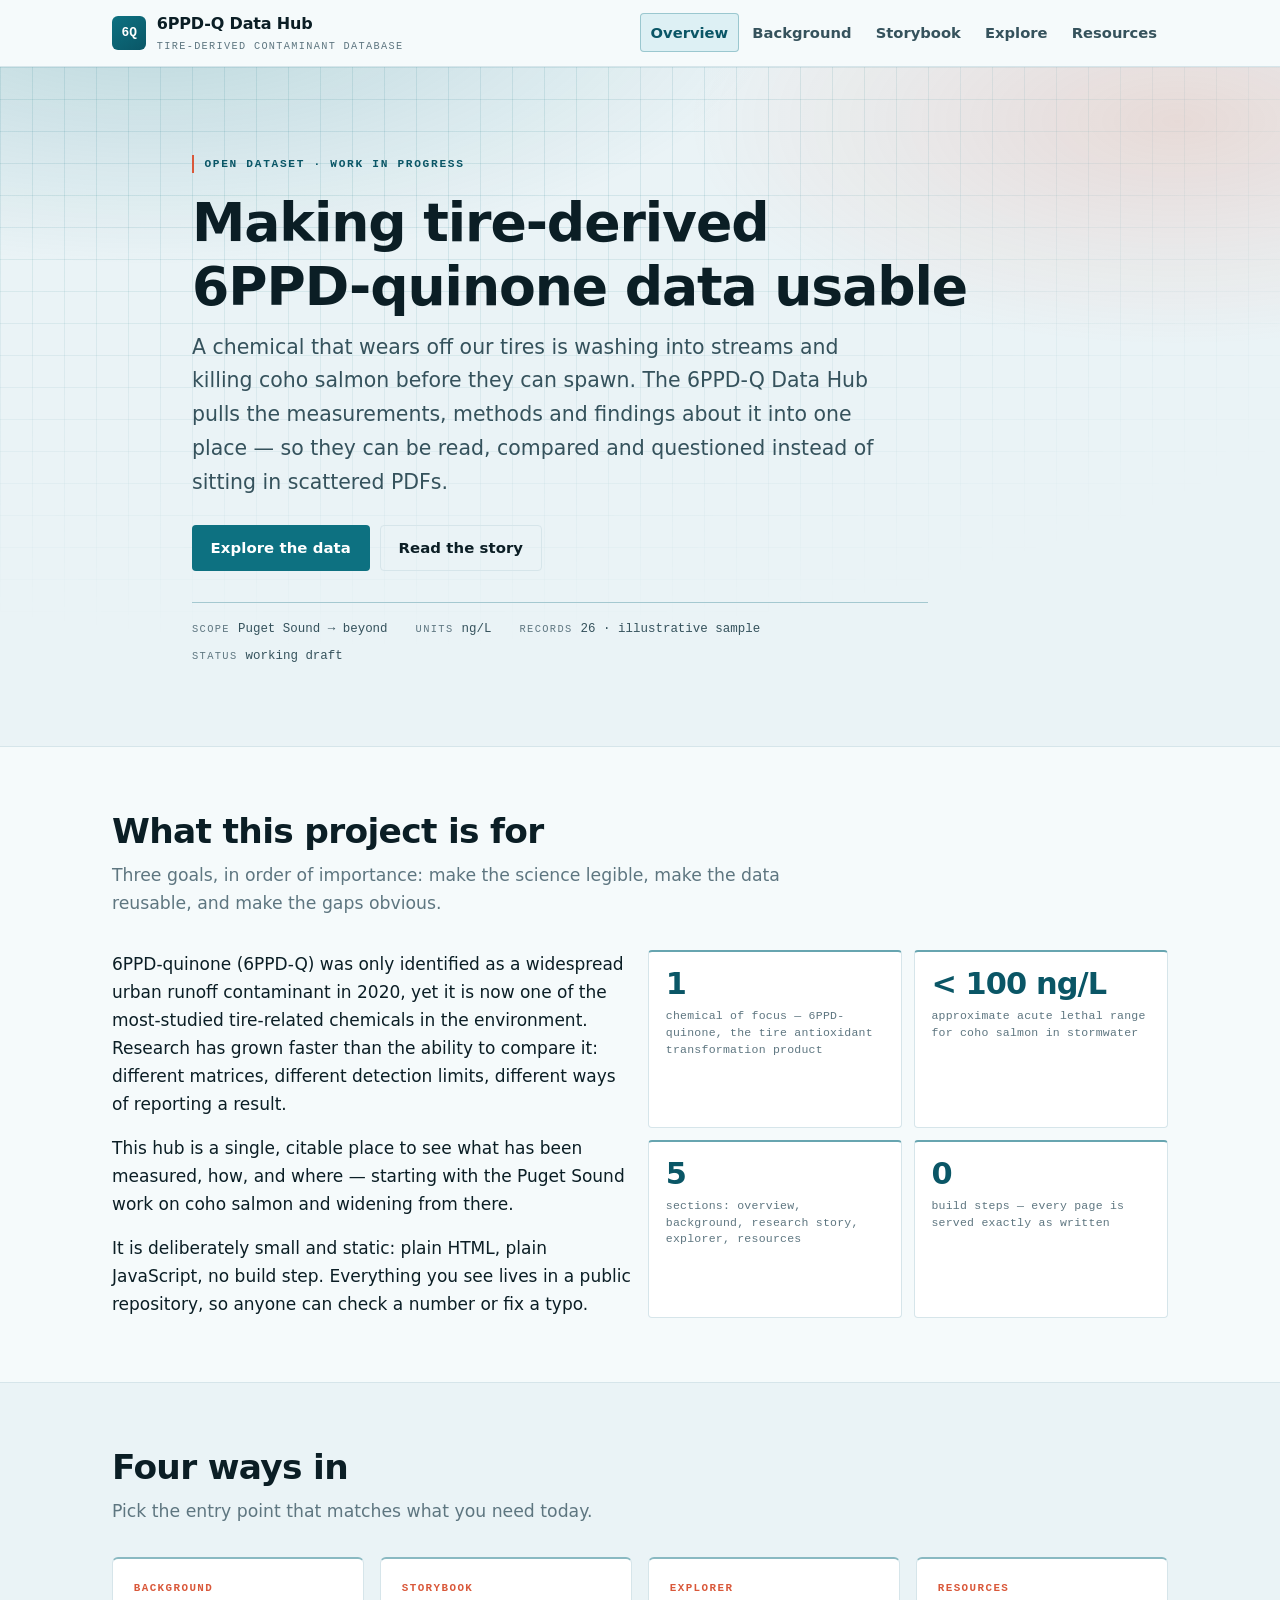
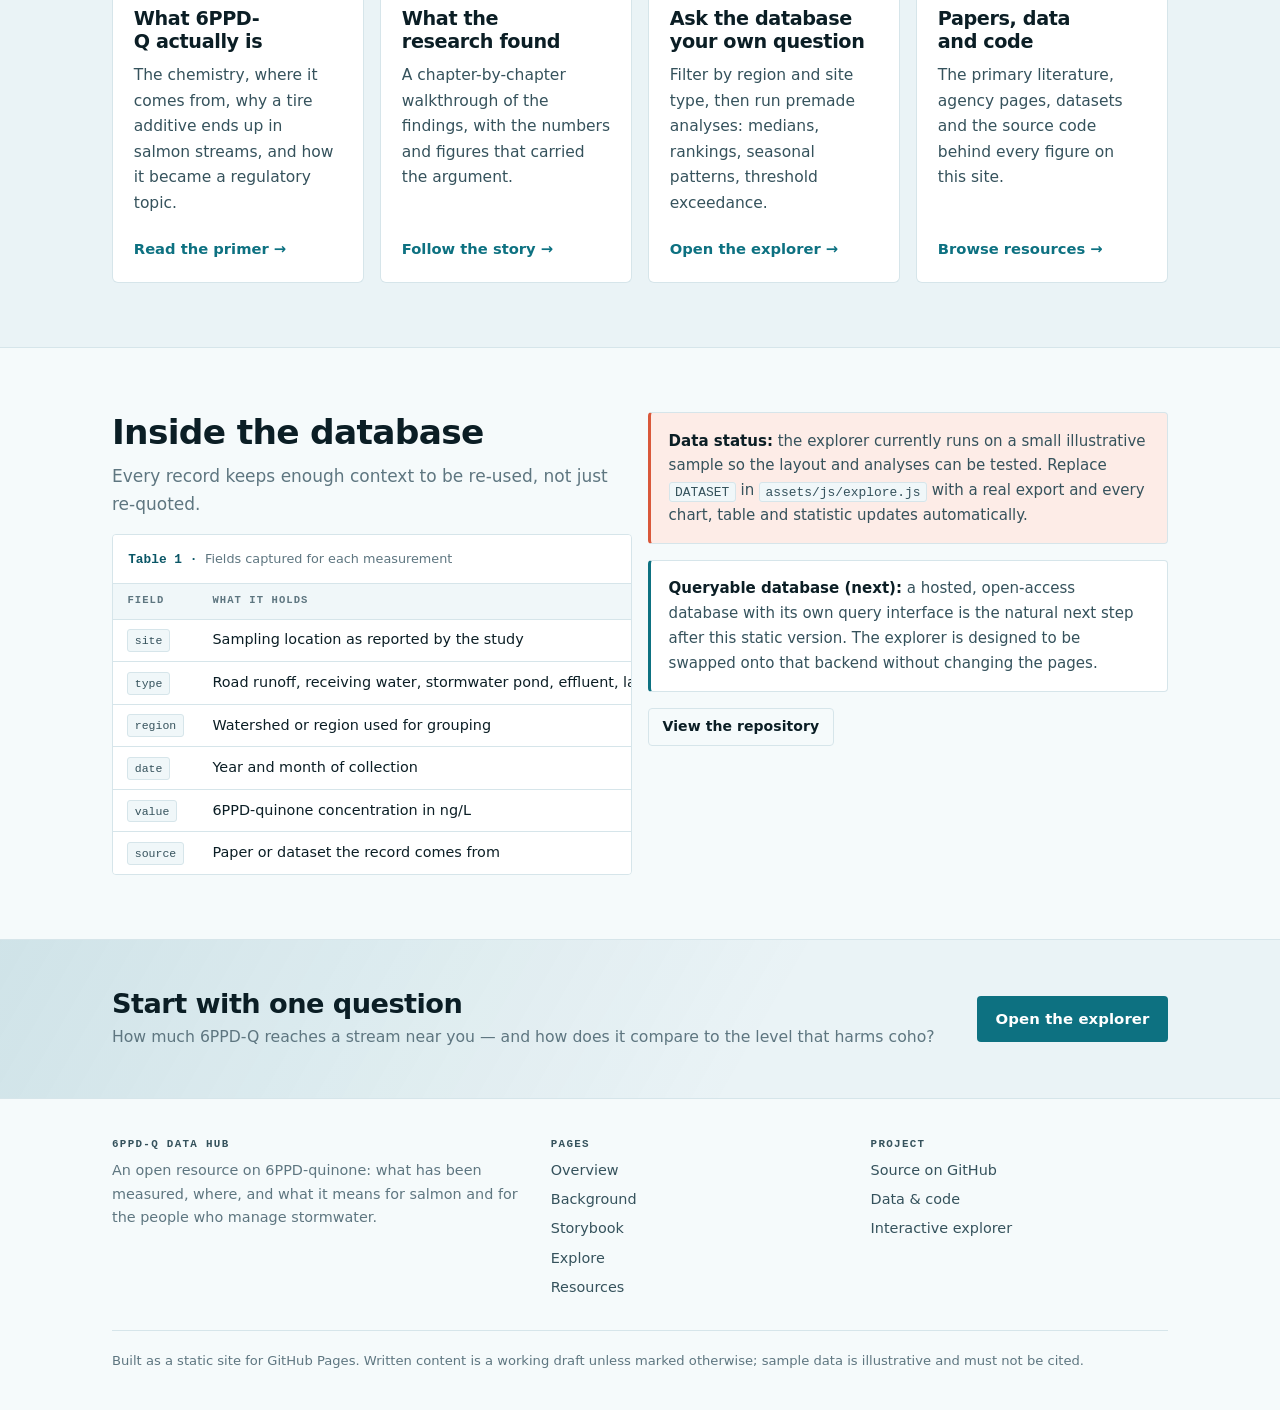
<file: index.html>
<!DOCTYPE html>
<html lang="en">
<head>
  <meta charset="utf-8">
  <meta name="viewport" content="width=device-width, initial-scale=1">
  <title>6PPD-Q Data Hub — overview</title>
  <meta name="description" content="An open hub for 6PPD-quinone measurements, methods and findings: background, research story, and an interactive explorer.">
  <link rel="icon" href="data:image/svg+xml,%3Csvg xmlns='http://www.w3.org/2000/svg' viewBox='0 0 32 32'%3E%3Crect width='32' height='32' rx='7' fill='%230d7181'/%3E%3Ctext x='16' y='21' font-family='system-ui,sans-serif' font-size='12' font-weight='700' fill='%23ffffff' text-anchor='middle'%3E6Q%3C/text%3E%3C/svg%3E">
  <link rel="stylesheet" href="assets/css/styles.css">
</head>
<body>
<a class="skip-link" href="#main">Skip to content</a>

<header class="site-header">
  <div class="wrap site-header__inner">
    <a class="brand" href="index.html">
      <span class="brand__mark" aria-hidden="true">6Q</span>
      <span class="brand__name">6PPD-Q Data Hub<span>Tire-derived contaminant database</span></span>
    </a>
    <nav class="nav" aria-label="Primary">
      <a class="nav__link is-active" href="index.html" aria-current="page">Overview</a>
      <a class="nav__link" href="background.html">Background</a>
      <a class="nav__link" href="storybook.html">Storybook</a>
      <a class="nav__link" href="explore.html">Explore</a>
      <a class="nav__link" href="resources.html">Resources</a>
    </nav>
  </div>
</header>

<main id="main">

  <section class="hero">
    <div class="wrap hero__inner">
      <p class="eyebrow">Open dataset · Work in progress</p>
      <h1 class="hero__title">Making tire-derived <span class="nowrap">6PPD-quinone</span> data usable</h1>
      <p class="hero__lead">
        A chemical that wears off our tires is washing into streams and killing coho salmon before they
        can spawn. The 6PPD-Q Data Hub pulls the measurements, methods and findings about it into one
        place — so they can be read, compared and questioned instead of sitting in scattered PDFs.
      </p>
      <div class="hero__actions">
        <a class="btn" href="explore.html">Explore the data</a>
        <a class="btn btn--ghost" href="storybook.html">Read the story</a>
      </div>
      <dl class="hero__meta">
        <div><dt>Scope</dt><dd>Puget Sound → beyond</dd></div>
        <div><dt>Units</dt><dd>ng/L</dd></div>
        <div><dt>Records</dt><dd>26 · illustrative sample</dd></div>
        <div><dt>Status</dt><dd>working draft</dd></div>
      </dl>
    </div>
  </section>

  <section class="section">
    <div class="wrap">
      <div class="section__head">
        <h2 class="section__title">What this project is for</h2>
        <p class="section__lead">
          Three goals, in order of importance: make the science legible, make the data reusable, and make
          the gaps obvious.
        </p>
      </div>

      <div class="grid grid--2">
        <div class="prose">
          <p>
            6PPD-quinone (6PPD-Q) was only identified as a widespread urban runoff contaminant in 2020,
            yet it is now one of the most-studied tire-related chemicals in the environment. Research has
            grown faster than the ability to compare it: different matrices, different detection limits,
            different ways of reporting a result.
          </p>
          <p>
            This hub is a single, citable place to see what has been measured, how, and where — starting
            with the Puget Sound work on coho salmon and widening from there.
          </p>
          <p class="mb-0">
            It is deliberately small and static: plain HTML, plain JavaScript, no build step. Everything
            you see lives in a public repository, so anyone can check a number or fix a typo.
          </p>
        </div>

        <div class="stats">
          <div class="stat">
            <span class="stat__value">1</span>
            <span class="stat__label">chemical of focus — 6PPD-quinone, the tire antioxidant transformation product</span>
          </div>
          <div class="stat">
            <span class="stat__value">&lt; 100&nbsp;ng/L</span>
            <span class="stat__label">approximate acute lethal range for coho salmon in stormwater</span>
          </div>
          <div class="stat">
            <span class="stat__value">5</span>
            <span class="stat__label">sections: overview, background, research story, explorer, resources</span>
          </div>
          <div class="stat">
            <span class="stat__value">0</span>
            <span class="stat__label">build steps — every page is served exactly as written</span>
          </div>
        </div>
      </div>
    </div>
  </section>

  <section class="section section--alt">
    <div class="wrap">
      <div class="section__head">
        <h2 class="section__title">Four ways in</h2>
        <p class="section__lead">Pick the entry point that matches what you need today.</p>
      </div>

      <div class="grid">
        <a class="card card--link" href="background.html">
          <span class="card__kicker">Background</span>
          <h3>What 6PPD-Q actually is</h3>
          <p>The chemistry, where it comes from, why a tire additive ends up in salmon streams, and how it became a regulatory topic.</p>
          <span class="card__cta">Read the primer →</span>
        </a>

        <a class="card card--link" href="storybook.html">
          <span class="card__kicker">Storybook</span>
          <h3>What the research found</h3>
          <p>A chapter-by-chapter walkthrough of the findings, with the numbers and figures that carried the argument.</p>
          <span class="card__cta">Follow the story →</span>
        </a>

        <a class="card card--link" href="explore.html">
          <span class="card__kicker">Explorer</span>
          <h3>Ask the database your own question</h3>
          <p>Filter by region and site type, then run premade analyses: medians, rankings, seasonal patterns, threshold exceedance.</p>
          <span class="card__cta">Open the explorer →</span>
        </a>

        <a class="card card--link" href="resources.html">
          <span class="card__kicker">Resources</span>
          <h3>Papers, data and code</h3>
          <p>The primary literature, agency pages, datasets and the source code behind every figure on this site.</p>
          <span class="card__cta">Browse resources →</span>
        </a>
      </div>
    </div>
  </section>

  <section class="section">
    <div class="wrap">
      <div class="grid grid--2">
        <div>
          <h2 class="section__title">Inside the database</h2>
          <p class="muted">Every record keeps enough context to be re-used, not just re-quoted.</p>
          <div class="table-wrap">
            <table>
              <caption>Fields captured for each measurement</caption>
              <thead>
                <tr>
                  <th scope="col">Field</th>
                  <th scope="col">What it holds</th>
                </tr>
              </thead>
              <tbody>
                <tr><td><span class="tag">site</span></td><td>Sampling location as reported by the study</td></tr>
                <tr><td><span class="tag">type</span></td><td>Road runoff, receiving water, stormwater pond, effluent, laboratory leachate</td></tr>
                <tr><td><span class="tag">region</span></td><td>Watershed or region used for grouping</td></tr>
                <tr><td><span class="tag">date</span></td><td>Year and month of collection</td></tr>
                <tr><td><span class="tag">value</span></td><td>6PPD-quinone concentration in ng/L</td></tr>
                <tr><td><span class="tag">source</span></td><td>Paper or dataset the record comes from</td></tr>
              </tbody>
            </table>
          </div>
        </div>

        <div class="stack">
          <div class="note note--sample">
            <p><strong>Data status:</strong> the explorer currently runs on a small illustrative sample so the
            layout and analyses can be tested. Replace <code>DATASET</code> in <code>assets/js/explore.js</code>
            with a real export and every chart, table and statistic updates automatically.</p>
          </div>
          <div class="note">
            <p><strong>Queryable database (next):</strong> a hosted, open-access database with its own query
            interface is the natural next step after this static version. The explorer is designed to be
            swapped onto that backend without changing the pages.</p>
          </div>
          <p class="mb-0">
            <a class="btn btn--ghost btn--sm" href="https://github.com/khaider01/github-pages-test">View the repository</a>
          </p>
        </div>
      </div>
    </div>
  </section>

  <section class="band">
    <div class="wrap band__inner">
      <div>
        <h2>Start with one question</h2>
        <p>How much 6PPD-Q reaches a stream near you — and how does it compare to the level that harms coho?</p>
      </div>
      <a class="btn" href="explore.html">Open the explorer</a>
    </div>
  </section>

</main>

<footer class="site-footer">
  <div class="wrap">
    <div class="site-footer__inner">
      <div>
        <h4>6PPD-Q Data Hub</h4>
        <p class="mb-0">
          An open resource on 6PPD-quinone: what has been measured, where, and what it means for salmon
          and for the people who manage stormwater.
        </p>
      </div>
      <div>
        <h4>Pages</h4>
        <ul>
          <li><a href="index.html">Overview</a></li>
          <li><a href="background.html">Background</a></li>
          <li><a href="storybook.html">Storybook</a></li>
          <li><a href="explore.html">Explore</a></li>
          <li><a href="resources.html">Resources</a></li>
        </ul>
      </div>
      <div>
        <h4>Project</h4>
        <ul>
          <li><a href="https://github.com/khaider01/github-pages-test">Source on GitHub</a></li>
          <li><a href="resources.html#data">Data &amp; code</a></li>
          <li><a href="explore.html">Interactive explorer</a></li>
        </ul>
      </div>
    </div>
    <p class="site-footer__note">
      Built as a static site for GitHub Pages. Written content is a working draft unless marked otherwise;
      sample data is illustrative and must not be cited.
    </p>
  </div>
</footer>

</body>
</html>
</file>
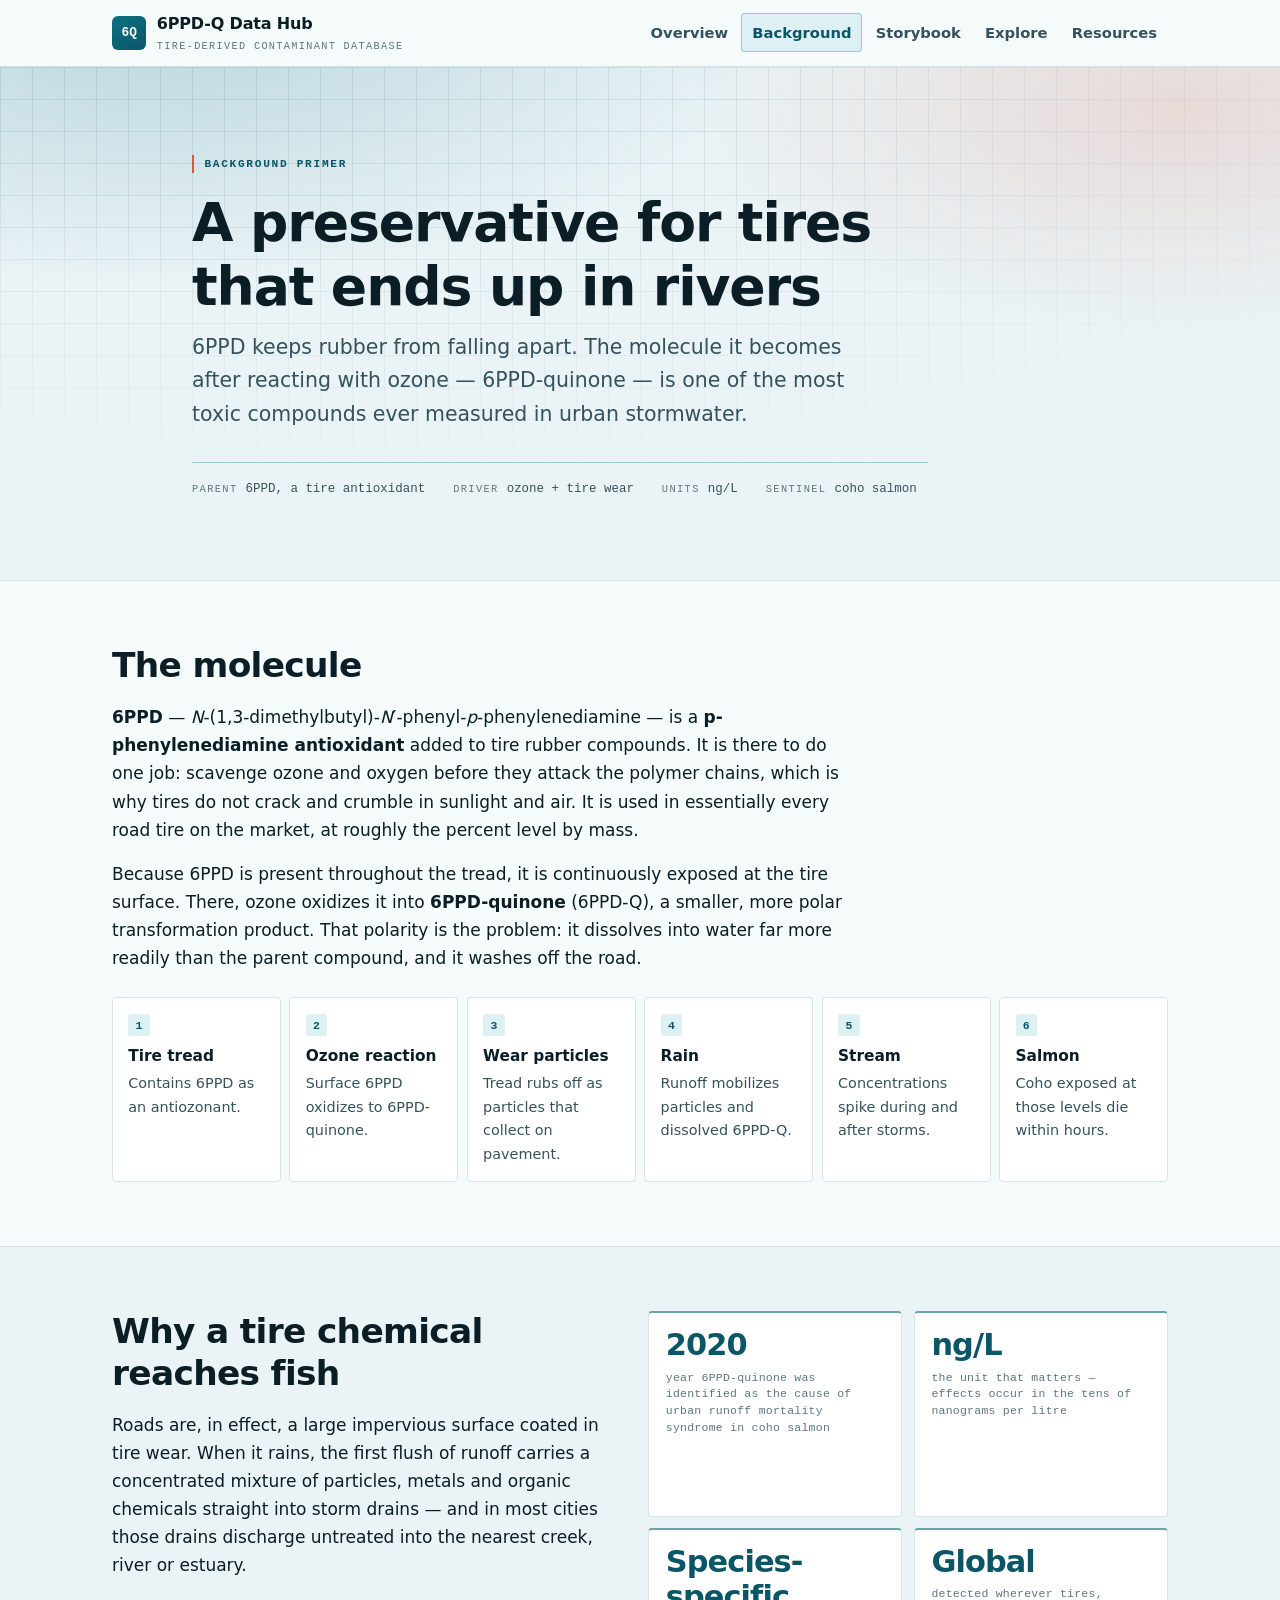
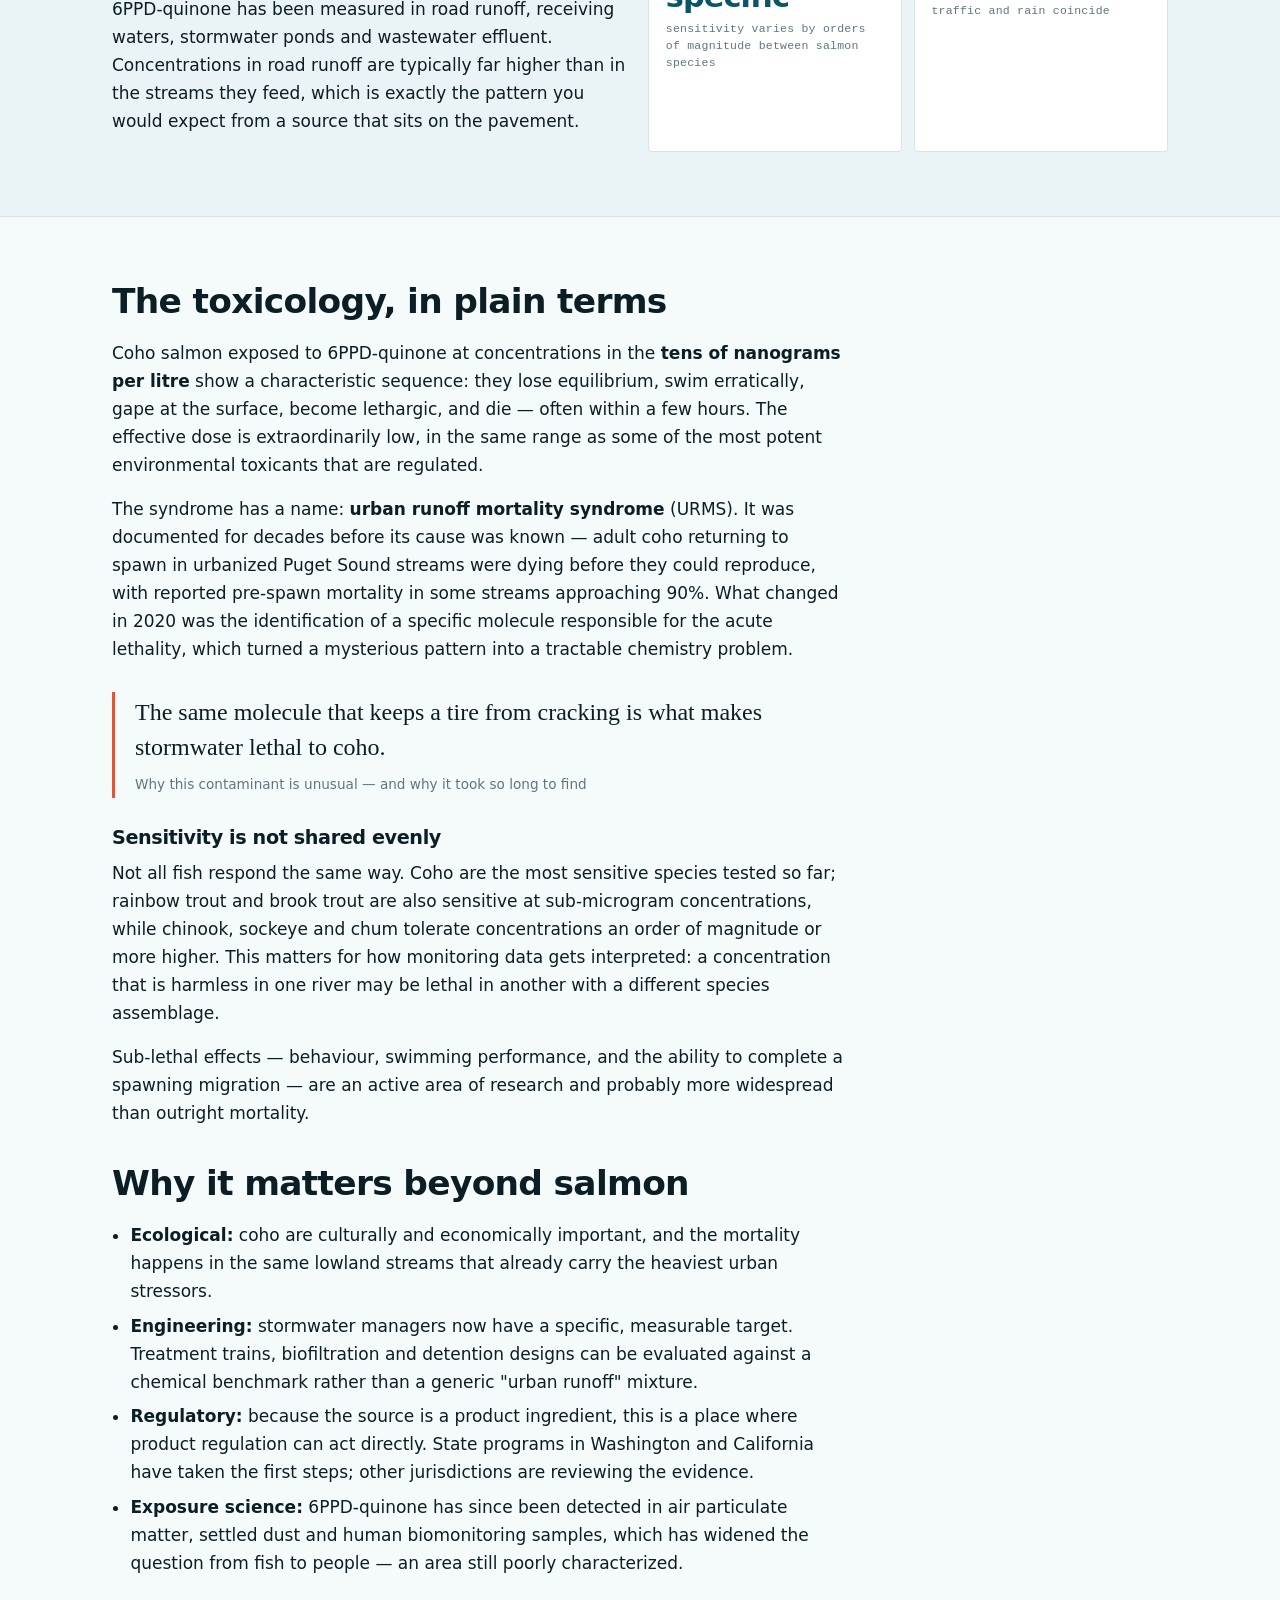
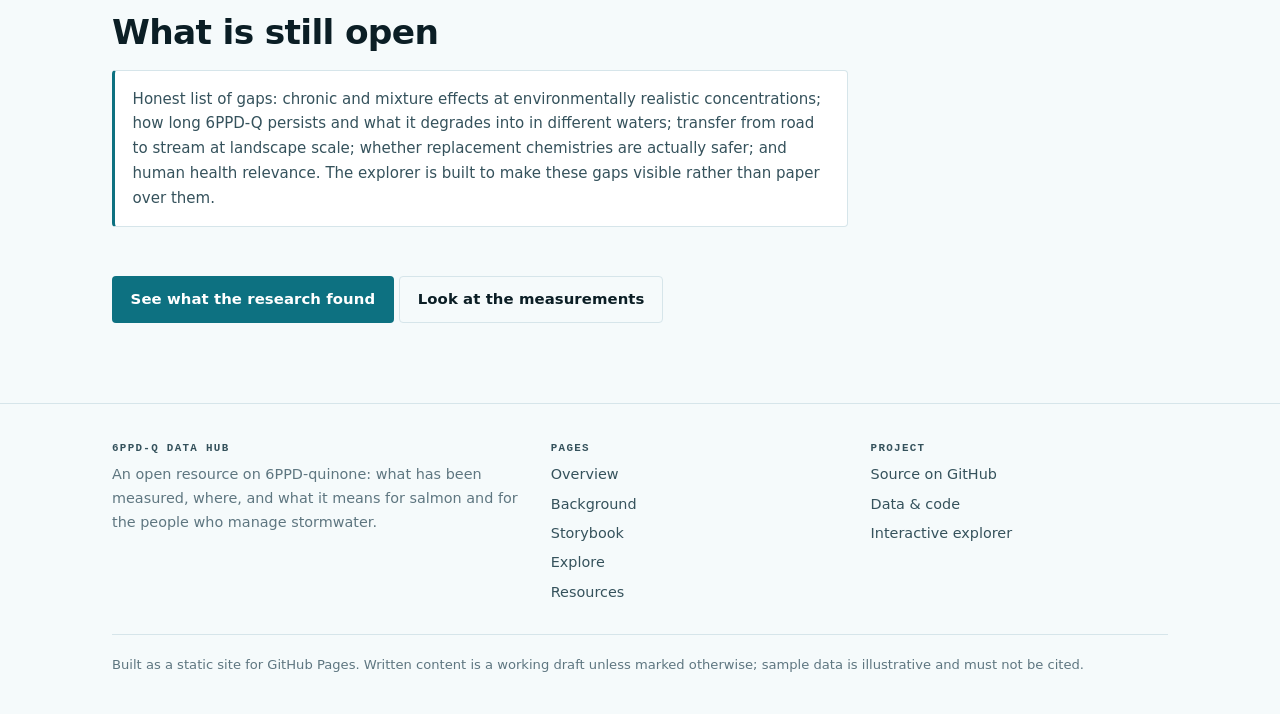
<file: background.html>
<!DOCTYPE html>
<html lang="en">
<head>
  <meta charset="utf-8">
  <meta name="viewport" content="width=device-width, initial-scale=1">
  <title>Background — what 6PPD-quinone is and why it matters</title>
  <meta name="description" content="The chemistry, sources and relevance of 6PPD-quinone: a tire rubber additive that transforms in the environment and is acutely toxic to coho salmon.">
  <link rel="icon" href="data:image/svg+xml,%3Csvg xmlns='http://www.w3.org/2000/svg' viewBox='0 0 32 32'%3E%3Crect width='32' height='32' rx='7' fill='%230d7181'/%3E%3Ctext x='16' y='21' font-family='system-ui,sans-serif' font-size='12' font-weight='700' fill='%23ffffff' text-anchor='middle'%3E6Q%3C/text%3E%3C/svg%3E">
  <link rel="stylesheet" href="assets/css/styles.css">
</head>
<body>
<a class="skip-link" href="#main">Skip to content</a>

<header class="site-header">
  <div class="wrap site-header__inner">
    <a class="brand" href="index.html">
      <span class="brand__mark" aria-hidden="true">6Q</span>
      <span class="brand__name">6PPD-Q Data Hub<span>Tire-derived contaminant database</span></span>
    </a>
    <nav class="nav" aria-label="Primary">
      <a class="nav__link" href="index.html">Overview</a>
      <a class="nav__link is-active" href="background.html" aria-current="page">Background</a>
      <a class="nav__link" href="storybook.html">Storybook</a>
      <a class="nav__link" href="explore.html">Explore</a>
      <a class="nav__link" href="resources.html">Resources</a>
    </nav>
  </div>
</header>

<main id="main">

  <section class="hero">
    <div class="wrap hero__inner">
      <p class="eyebrow">Background primer</p>
      <h1 class="hero__title">A preservative for tires that ends up in rivers</h1>
      <p class="hero__lead">
        6PPD keeps rubber from falling apart. The molecule it becomes after reacting with ozone —
        6PPD-quinone — is one of the most toxic compounds ever measured in urban stormwater.
      </p>
      <dl class="hero__meta">
        <div><dt>Parent</dt><dd>6PPD, a tire antioxidant</dd></div>
        <div><dt>Driver</dt><dd>ozone + tire wear</dd></div>
        <div><dt>Units</dt><dd>ng/L</dd></div>
        <div><dt>Sentinel</dt><dd>coho salmon</dd></div>
      </dl>
    </div>
  </section>

  <section class="section">
    <div class="wrap">
      <div class="prose">
        <h2>The molecule</h2>
        <p>
          <strong>6PPD</strong> — <em>N</em>-(1,3-dimethylbutyl)-<em>N</em>′-phenyl-<em>p</em>-phenylenediamine
          — is a <strong>p-phenylenediamine antioxidant</strong> added to tire rubber compounds. It is there to
          do one job: scavenge ozone and oxygen before they attack the polymer chains, which is why tires do not
          crack and crumble in sunlight and air. It is used in essentially every road tire on the market, at
          roughly the percent level by mass.
        </p>
        <p>
          Because 6PPD is present throughout the tread, it is continuously exposed at the tire surface. There,
          ozone oxidizes it into <strong>6PPD-quinone</strong> (6PPD-Q), a smaller, more polar transformation
          product. That polarity is the problem: it dissolves into water far more readily than the parent
          compound, and it washes off the road.
        </p>
      </div>

      <ol class="flow" aria-label="Pathway from tire to stream">
        <li><strong>Tire tread</strong>Contains 6PPD as an antiozonant.</li>
        <li><strong>Ozone reaction</strong>Surface 6PPD oxidizes to 6PPD-quinone.</li>
        <li><strong>Wear particles</strong>Tread rubs off as particles that collect on pavement.</li>
        <li><strong>Rain</strong>Runoff mobilizes particles and dissolved 6PPD-Q.</li>
        <li><strong>Stream</strong>Concentrations spike during and after storms.</li>
        <li><strong>Salmon</strong>Coho exposed at those levels die within hours.</li>
      </ol>
    </div>
  </section>

  <section class="section section--alt">
    <div class="wrap">
      <div class="grid grid--2">
        <div class="prose">
          <h2 style="margin-top:0">Why a tire chemical reaches fish</h2>
          <p>
            Roads are, in effect, a large impervious surface coated in tire wear. When it rains, the first flush
            of runoff carries a concentrated mixture of particles, metals and organic chemicals straight into
            storm drains — and in most cities those drains discharge untreated into the nearest creek, river or
            estuary.
          </p>
          <p>
            6PPD-quinone has been measured in road runoff, receiving waters, stormwater ponds and wastewater
            effluent. Concentrations in road runoff are typically far higher than in the streams they feed,
            which is exactly the pattern you would expect from a source that sits on the pavement.
          </p>
        </div>

        <div class="stats">
          <div class="stat">
            <span class="stat__value">2020</span>
            <span class="stat__label">year 6PPD-quinone was identified as the cause of urban runoff mortality syndrome in coho salmon</span>
          </div>
          <div class="stat">
            <span class="stat__value">ng/L</span>
            <span class="stat__label">the unit that matters — effects occur in the tens of nanograms per litre</span>
          </div>
          <div class="stat">
            <span class="stat__value">Species-specific</span>
            <span class="stat__label">sensitivity varies by orders of magnitude between salmon species</span>
          </div>
          <div class="stat">
            <span class="stat__value">Global</span>
            <span class="stat__label">detected wherever tires, traffic and rain coincide</span>
          </div>
        </div>
      </div>
    </div>
  </section>

  <section class="section">
    <div class="wrap">
      <div class="prose">
        <h2>The toxicology, in plain terms</h2>
        <p>
          Coho salmon exposed to 6PPD-quinone at concentrations in the <strong>tens of nanograms per litre</strong>
          show a characteristic sequence: they lose equilibrium, swim erratically, gape at the surface, become
          lethargic, and die — often within a few hours. The effective dose is extraordinarily low, in the same
          range as some of the most potent environmental toxicants that are regulated.
        </p>
        <p>
          The syndrome has a name: <strong>urban runoff mortality syndrome</strong> (URMS). It was documented for
          decades before its cause was known — adult coho returning to spawn in urbanized Puget Sound streams
          were dying before they could reproduce, with reported pre-spawn mortality in some streams approaching
          90%. What changed in 2020 was the identification of a specific molecule responsible for the acute
          lethality, which turned a mysterious pattern into a tractable chemistry problem.
        </p>

        <blockquote class="pull">
          The same molecule that keeps a tire from cracking is what makes stormwater lethal to coho.
          <cite>Why this contaminant is unusual — and why it took so long to find</cite>
        </blockquote>

        <h3>Sensitivity is not shared evenly</h3>
        <p>
          Not all fish respond the same way. Coho are the most sensitive species tested so far; rainbow trout and
          brook trout are also sensitive at sub-microgram concentrations, while chinook, sockeye and chum tolerate
          concentrations an order of magnitude or more higher. This matters for how monitoring data gets
          interpreted: a concentration that is harmless in one river may be lethal in another with a different
          species assemblage.
        </p>
        <p>
          Sub-lethal effects — behaviour, swimming performance, and the ability to complete a spawning migration —
          are an active area of research and probably more widespread than outright mortality.
        </p>

        <h2>Why it matters beyond salmon</h2>
        <ul>
          <li><strong>Ecological:</strong> coho are culturally and economically important, and the mortality
            happens in the same lowland streams that already carry the heaviest urban stressors.</li>
          <li><strong>Engineering:</strong> stormwater managers now have a specific, measurable target. Treatment
            trains, biofiltration and detention designs can be evaluated against a chemical benchmark rather
            than a generic "urban runoff" mixture.</li>
          <li><strong>Regulatory:</strong> because the source is a product ingredient, this is a place where
            product regulation can act directly. State programs in Washington and California have taken the
            first steps; other jurisdictions are reviewing the evidence.</li>
          <li><strong>Exposure science:</strong> 6PPD-quinone has since been detected in air particulate matter,
            settled dust and human biomonitoring samples, which has widened the question from fish to people —
            an area still poorly characterized.</li>
        </ul>

        <h2>What is still open</h2>
        <div class="note">
          <p>
            Honest list of gaps: chronic and mixture effects at environmentally realistic concentrations; how
            long 6PPD-Q persists and what it degrades into in different waters; transfer from road to stream at
            landscape scale; whether replacement chemistries are actually safer; and human health relevance. The
            explorer is built to make these gaps visible rather than paper over them.
          </p>
        </div>

        <p class="stack-sm spacer-lg">
          <a class="btn" href="storybook.html">See what the research found</a>
          <a class="btn btn--ghost" href="explore.html">Look at the measurements</a>
        </p>
      </div>
    </div>
  </section>

</main>

<footer class="site-footer">
  <div class="wrap">
    <div class="site-footer__inner">
      <div>
        <h4>6PPD-Q Data Hub</h4>
        <p class="mb-0">
          An open resource on 6PPD-quinone: what has been measured, where, and what it means for salmon
          and for the people who manage stormwater.
        </p>
      </div>
      <div>
        <h4>Pages</h4>
        <ul>
          <li><a href="index.html">Overview</a></li>
          <li><a href="background.html">Background</a></li>
          <li><a href="storybook.html">Storybook</a></li>
          <li><a href="explore.html">Explore</a></li>
          <li><a href="resources.html">Resources</a></li>
        </ul>
      </div>
      <div>
        <h4>Project</h4>
        <ul>
          <li><a href="https://github.com/khaider01/github-pages-test">Source on GitHub</a></li>
          <li><a href="resources.html#data">Data &amp; code</a></li>
          <li><a href="explore.html">Interactive explorer</a></li>
        </ul>
      </div>
    </div>
    <p class="site-footer__note">
      Built as a static site for GitHub Pages. Written content is a working draft unless marked otherwise;
      sample data is illustrative and must not be cited.
    </p>
  </div>
</footer>

</body>
</html>
</file>
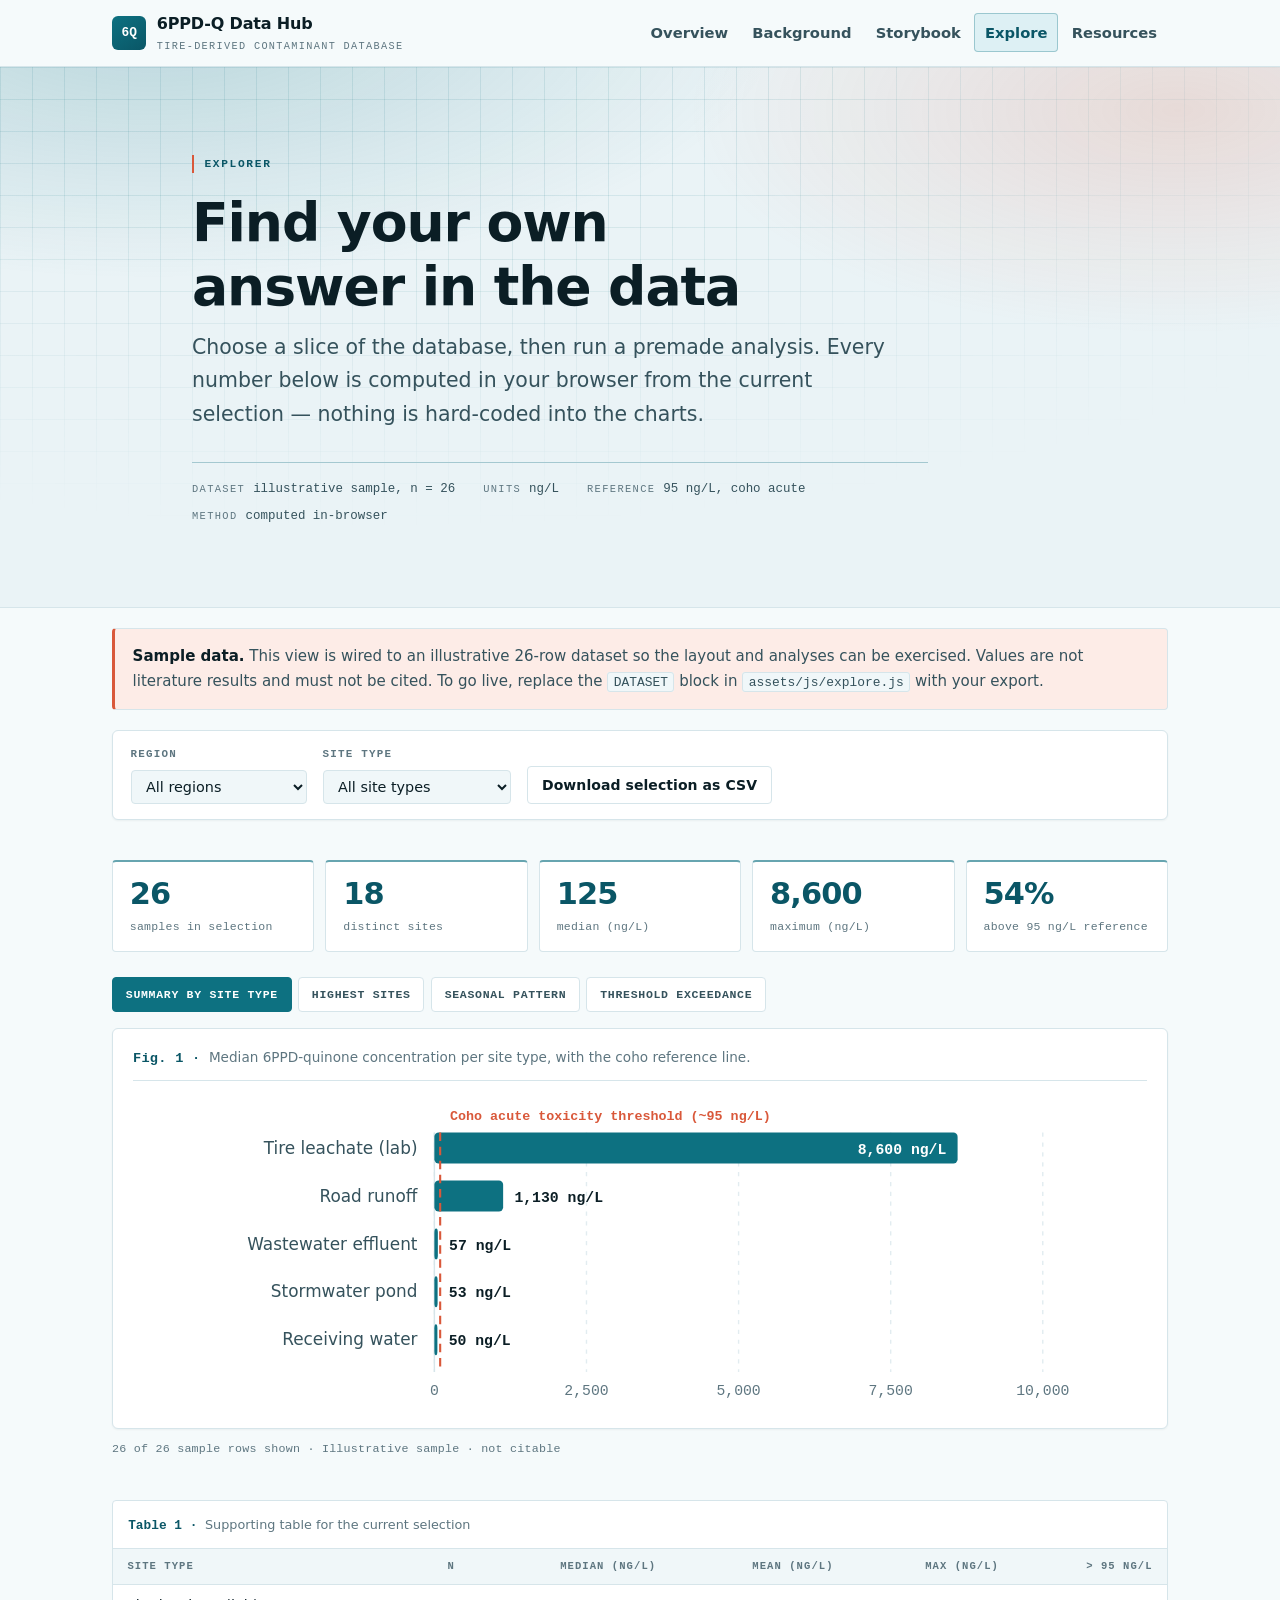
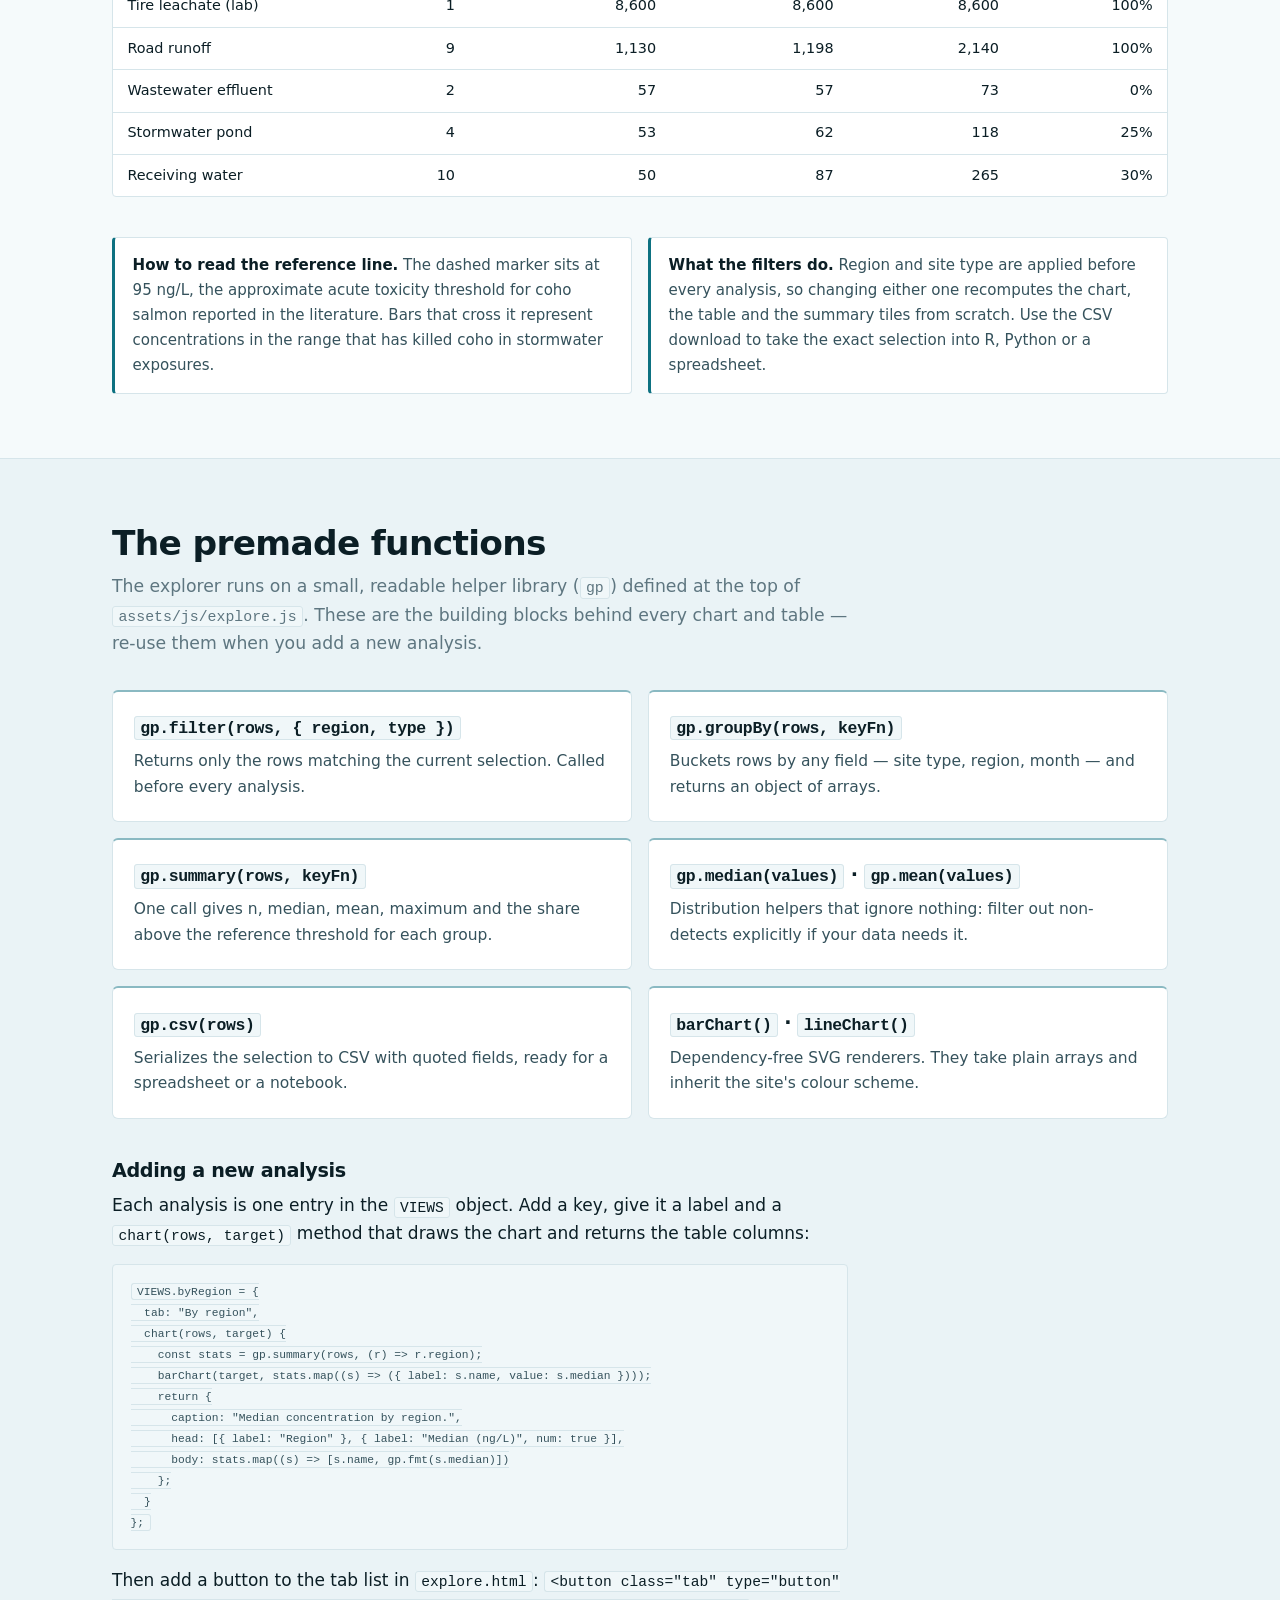
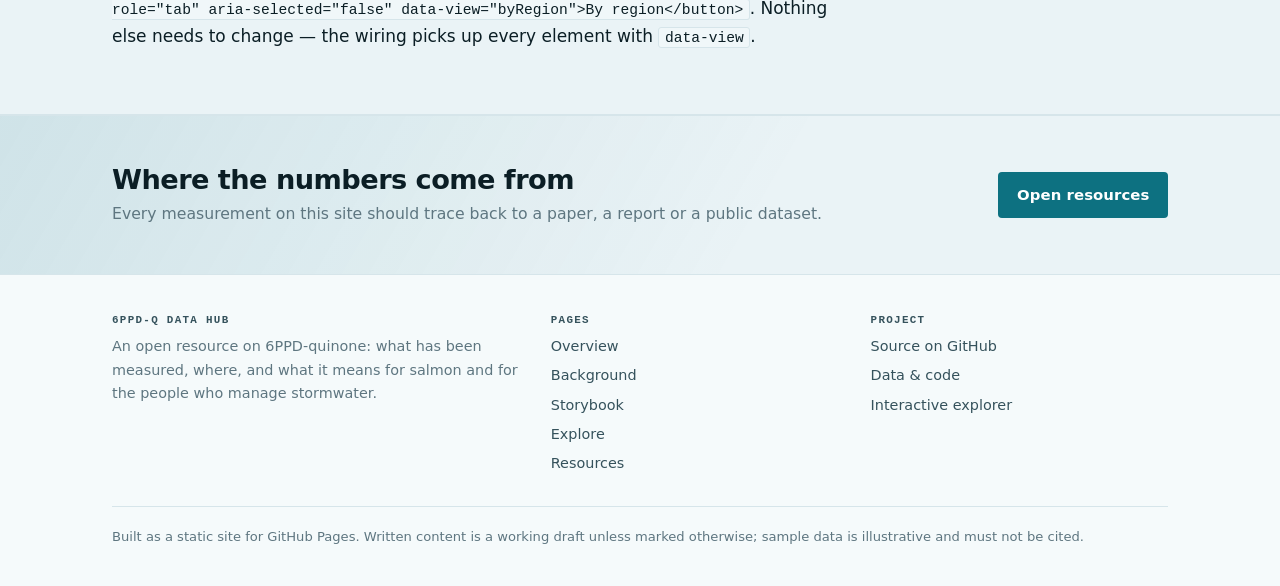
<file: explore.html>
<!DOCTYPE html>
<html lang="en">
<head>
  <meta charset="utf-8">
  <meta name="viewport" content="width=device-width, initial-scale=1">
  <title>Explore — filter the database and run premade analyses</title>
  <meta name="description" content="Interactive explorer for 6PPD-quinone measurements: filter by region and site type, then run premade statistical analyses and charts.">
  <link rel="icon" href="data:image/svg+xml,%3Csvg xmlns='http://www.w3.org/2000/svg' viewBox='0 0 32 32'%3E%3Crect width='32' height='32' rx='7' fill='%230d7181'/%3E%3Ctext x='16' y='21' font-family='system-ui,sans-serif' font-size='12' font-weight='700' fill='%23ffffff' text-anchor='middle'%3E6Q%3C/text%3E%3C/svg%3E">
  <link rel="stylesheet" href="assets/css/styles.css">
</head>
<body>
<a class="skip-link" href="#main">Skip to content</a>

<header class="site-header">
  <div class="wrap site-header__inner">
    <a class="brand" href="index.html">
      <span class="brand__mark" aria-hidden="true">6Q</span>
      <span class="brand__name">6PPD-Q Data Hub<span>Tire-derived contaminant database</span></span>
    </a>
    <nav class="nav" aria-label="Primary">
      <a class="nav__link" href="index.html">Overview</a>
      <a class="nav__link" href="background.html">Background</a>
      <a class="nav__link" href="storybook.html">Storybook</a>
      <a class="nav__link is-active" href="explore.html" aria-current="page">Explore</a>
      <a class="nav__link" href="resources.html">Resources</a>
    </nav>
  </div>
</header>

<main id="main">

  <section class="hero">
    <div class="wrap hero__inner">
      <p class="eyebrow">Explorer</p>
      <h1 class="hero__title">Find your own answer in the data</h1>
      <p class="hero__lead">
        Choose a slice of the database, then run a premade analysis. Every number below is computed in your
        browser from the current selection — nothing is hard-coded into the charts.
      </p>
      <dl class="hero__meta">
        <div><dt>Dataset</dt><dd>illustrative sample, n = 26</dd></div>
        <div><dt>Units</dt><dd>ng/L</dd></div>
        <div><dt>Reference</dt><dd>95 ng/L, coho acute</dd></div>
        <div><dt>Method</dt><dd>computed in-browser</dd></div>
      </dl>
    </div>
  </section>

  <section class="section" style="padding-block:1.25rem">
    <div class="wrap">
      <div class="note note--sample">
        <p><strong>Sample data.</strong> This view is wired to an illustrative 26-row dataset so the layout and
        analyses can be exercised. Values are not literature results and must not be cited. To go live, replace
        the <code>DATASET</code> block in <code>assets/js/explore.js</code> with your export.</p>
      </div>
    </div>
  </section>

  <section class="section" style="padding-top:0">
    <div class="wrap">

      <div class="controls">
        <label class="field">
          Region
          <select id="region-select"></select>
        </label>
        <label class="field">
          Site type
          <select id="type-select"></select>
        </label>
        <button class="btn btn--ghost btn--sm" type="button" id="download-csv">Download selection as CSV</button>
      </div>

      <div class="stats spacer-lg" id="kpis" aria-live="polite"></div>

      <div class="tabs" role="tablist" aria-label="Premade analyses">
        <button class="tab is-active" type="button" role="tab" aria-selected="true" data-view="summary">Summary by site type</button>
        <button class="tab" type="button" role="tab" aria-selected="false" data-view="top">Highest sites</button>
        <button class="tab" type="button" role="tab" aria-selected="false" data-view="seasonal">Seasonal pattern</button>
        <button class="tab" type="button" role="tab" aria-selected="false" data-view="exceedance">Threshold exceedance</button>
      </div>

      <figure class="chart-card">
        <figcaption id="chart-caption">Median 6PPD-quinone concentration per site type, with the coho reference line.</figcaption>
        <div id="chart" aria-live="polite"></div>
      </figure>
      <p class="chart-hint muted">Scroll the chart sideways to see the full axis.</p>

      <p class="figure-note" id="selection-count" aria-live="polite"></p>

      <div class="table-wrap spacer-lg" aria-live="polite">
        <div id="table-target"></div>
      </div>

      <div class="grid grid--2 spacer-lg">
        <div class="note">
          <p><strong>How to read the reference line.</strong> The dashed marker sits at 95 ng/L, the approximate
          acute toxicity threshold for coho salmon reported in the literature. Bars that cross it represent
          concentrations in the range that has killed coho in stormwater exposures.</p>
        </div>
        <div class="note">
          <p><strong>What the filters do.</strong> Region and site type are applied before every analysis, so
          changing either one recomputes the chart, the table and the summary tiles from scratch. Use the CSV
          download to take the exact selection into R, Python or a spreadsheet.</p>
        </div>
      </div>

    </div>
  </section>

  <section class="section section--alt">
    <div class="wrap">
      <div class="section__head">
        <h2 class="section__title">The premade functions</h2>
        <p class="section__lead">
          The explorer runs on a small, readable helper library (<code>gp</code>) defined at the top of
          <code>assets/js/explore.js</code>. These are the building blocks behind every chart and table — re-use
          them when you add a new analysis.
        </p>
      </div>

      <div class="grid grid--2">
        <div class="card">
          <h3><code>gp.filter(rows, { region, type })</code></h3>
          <p>Returns only the rows matching the current selection. Called before every analysis.</p>
        </div>
        <div class="card">
          <h3><code>gp.groupBy(rows, keyFn)</code></h3>
          <p>Buckets rows by any field — site type, region, month — and returns an object of arrays.</p>
        </div>
        <div class="card">
          <h3><code>gp.summary(rows, keyFn)</code></h3>
          <p>One call gives n, median, mean, maximum and the share above the reference threshold for each group.</p>
        </div>
        <div class="card">
          <h3><code>gp.median(values)</code> · <code>gp.mean(values)</code></h3>
          <p>Distribution helpers that ignore nothing: filter out non-detects explicitly if your data needs it.</p>
        </div>
        <div class="card">
          <h3><code>gp.csv(rows)</code></h3>
          <p>Serializes the selection to CSV with quoted fields, ready for a spreadsheet or a notebook.</p>
        </div>
        <div class="card">
          <h3><code>barChart()</code> · <code>lineChart()</code></h3>
          <p>Dependency-free SVG renderers. They take plain arrays and inherit the site's colour scheme.</p>
        </div>
      </div>

      <div class="prose spacer-lg">
        <h3>Adding a new analysis</h3>
        <p>Each analysis is one entry in the <code>VIEWS</code> object. Add a key, give it a label and a
        <code>chart(rows, target)</code> method that draws the chart and returns the table columns:</p>
        <pre><code>VIEWS.byRegion = {
  tab: "By region",
  chart(rows, target) {
    const stats = gp.summary(rows, (r) =&gt; r.region);
    barChart(target, stats.map((s) =&gt; ({ label: s.name, value: s.median })));
    return {
      caption: "Median concentration by region.",
      head: [{ label: "Region" }, { label: "Median (ng/L)", num: true }],
      body: stats.map((s) =&gt; [s.name, gp.fmt(s.median)])
    };
  }
};</code></pre>
        <p class="mb-0">Then add a button to the tab list in <code>explore.html</code>:
        <code>&lt;button class="tab" type="button" role="tab" aria-selected="false" data-view="byRegion"&gt;By region&lt;/button&gt;</code>.
        Nothing else needs to change — the wiring picks up every element with <code>data-view</code>.</p>
      </div>
    </div>
  </section>

  <section class="band">
    <div class="wrap band__inner">
      <div>
        <h2>Where the numbers come from</h2>
        <p>Every measurement on this site should trace back to a paper, a report or a public dataset.</p>
      </div>
      <a class="btn" href="resources.html">Open resources</a>
    </div>
  </section>

</main>

<footer class="site-footer">
  <div class="wrap">
    <div class="site-footer__inner">
      <div>
        <h4>6PPD-Q Data Hub</h4>
        <p class="mb-0">
          An open resource on 6PPD-quinone: what has been measured, where, and what it means for salmon
          and for the people who manage stormwater.
        </p>
      </div>
      <div>
        <h4>Pages</h4>
        <ul>
          <li><a href="index.html">Overview</a></li>
          <li><a href="background.html">Background</a></li>
          <li><a href="storybook.html">Storybook</a></li>
          <li><a href="explore.html">Explore</a></li>
          <li><a href="resources.html">Resources</a></li>
        </ul>
      </div>
      <div>
        <h4>Project</h4>
        <ul>
          <li><a href="https://github.com/khaider01/github-pages-test">Source on GitHub</a></li>
          <li><a href="resources.html#data">Data &amp; code</a></li>
          <li><a href="explore.html">Interactive explorer</a></li>
        </ul>
      </div>
    </div>
    <p class="site-footer__note">
      Built as a static site for GitHub Pages. Written content is a working draft unless marked otherwise;
      sample data is illustrative and must not be cited.
    </p>
  </div>
</footer>

<script src="assets/js/explore.js"></script>
</body>
</html>
</file>
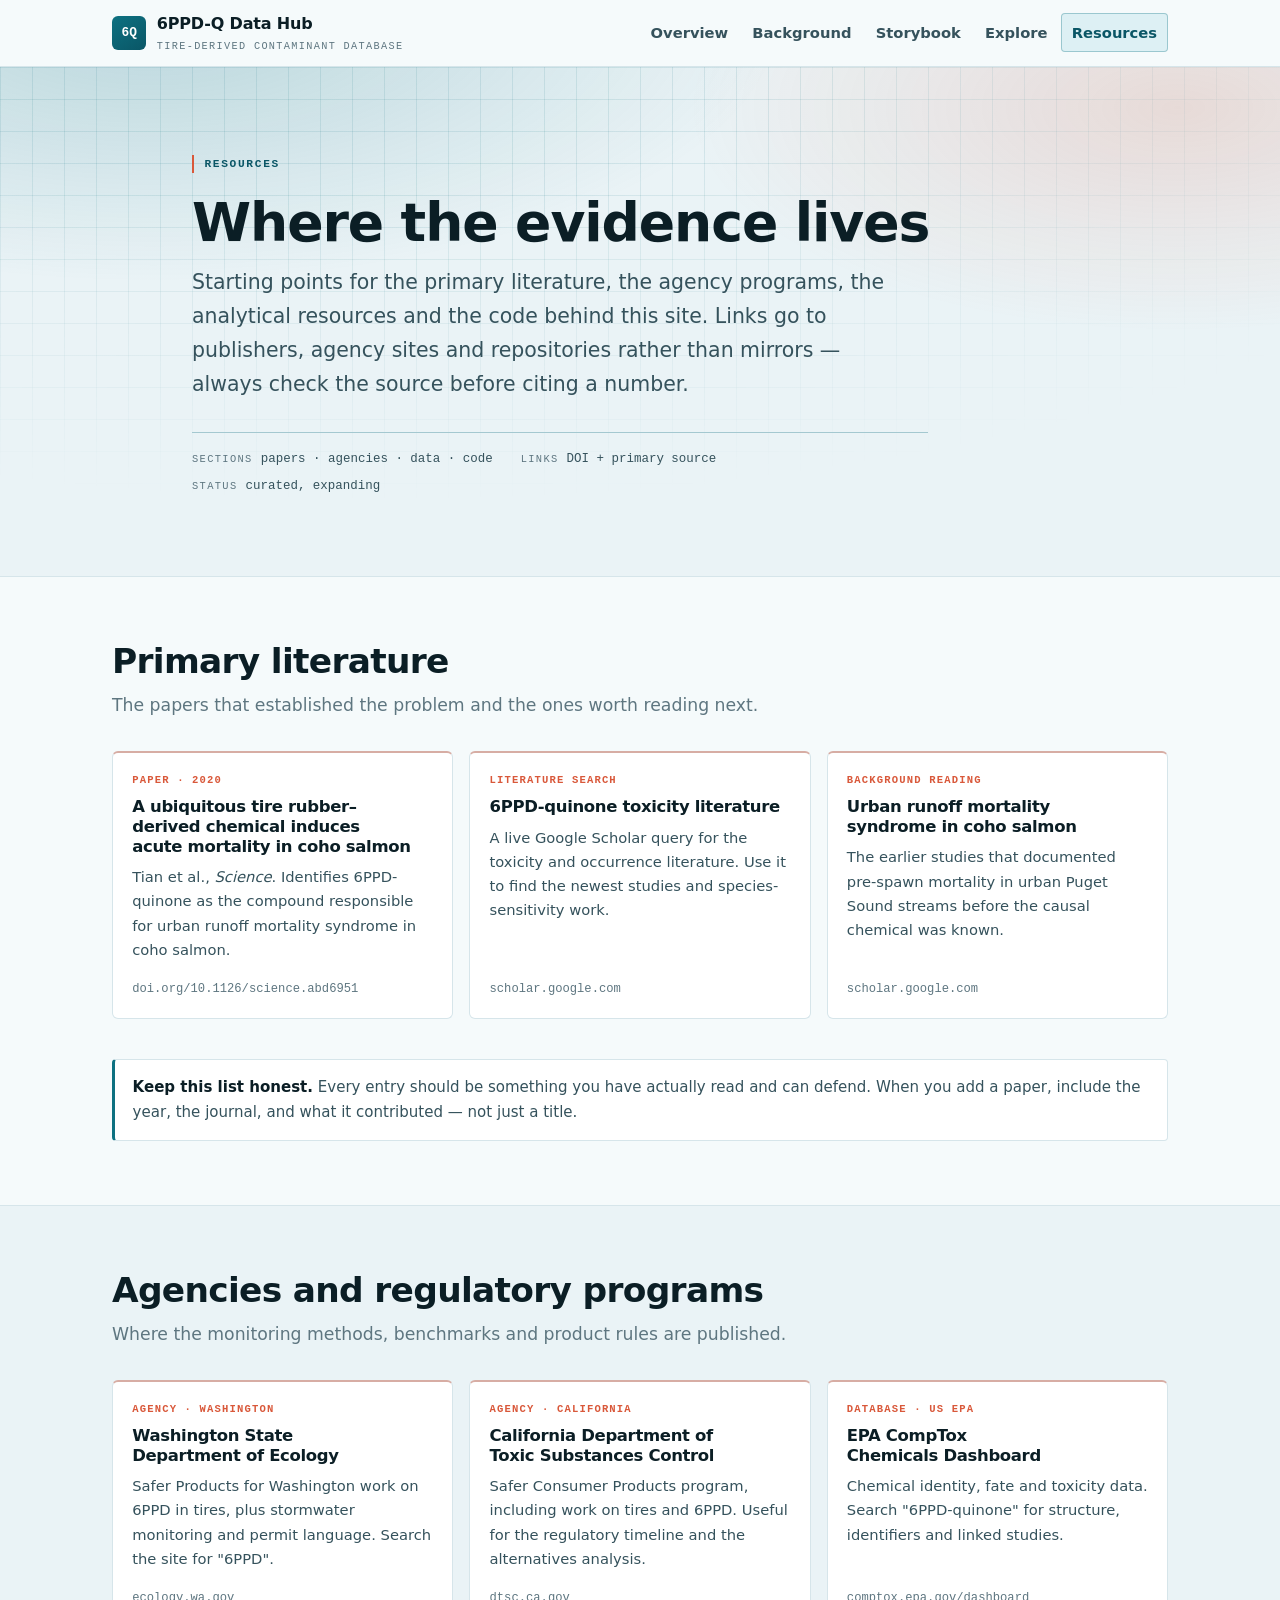
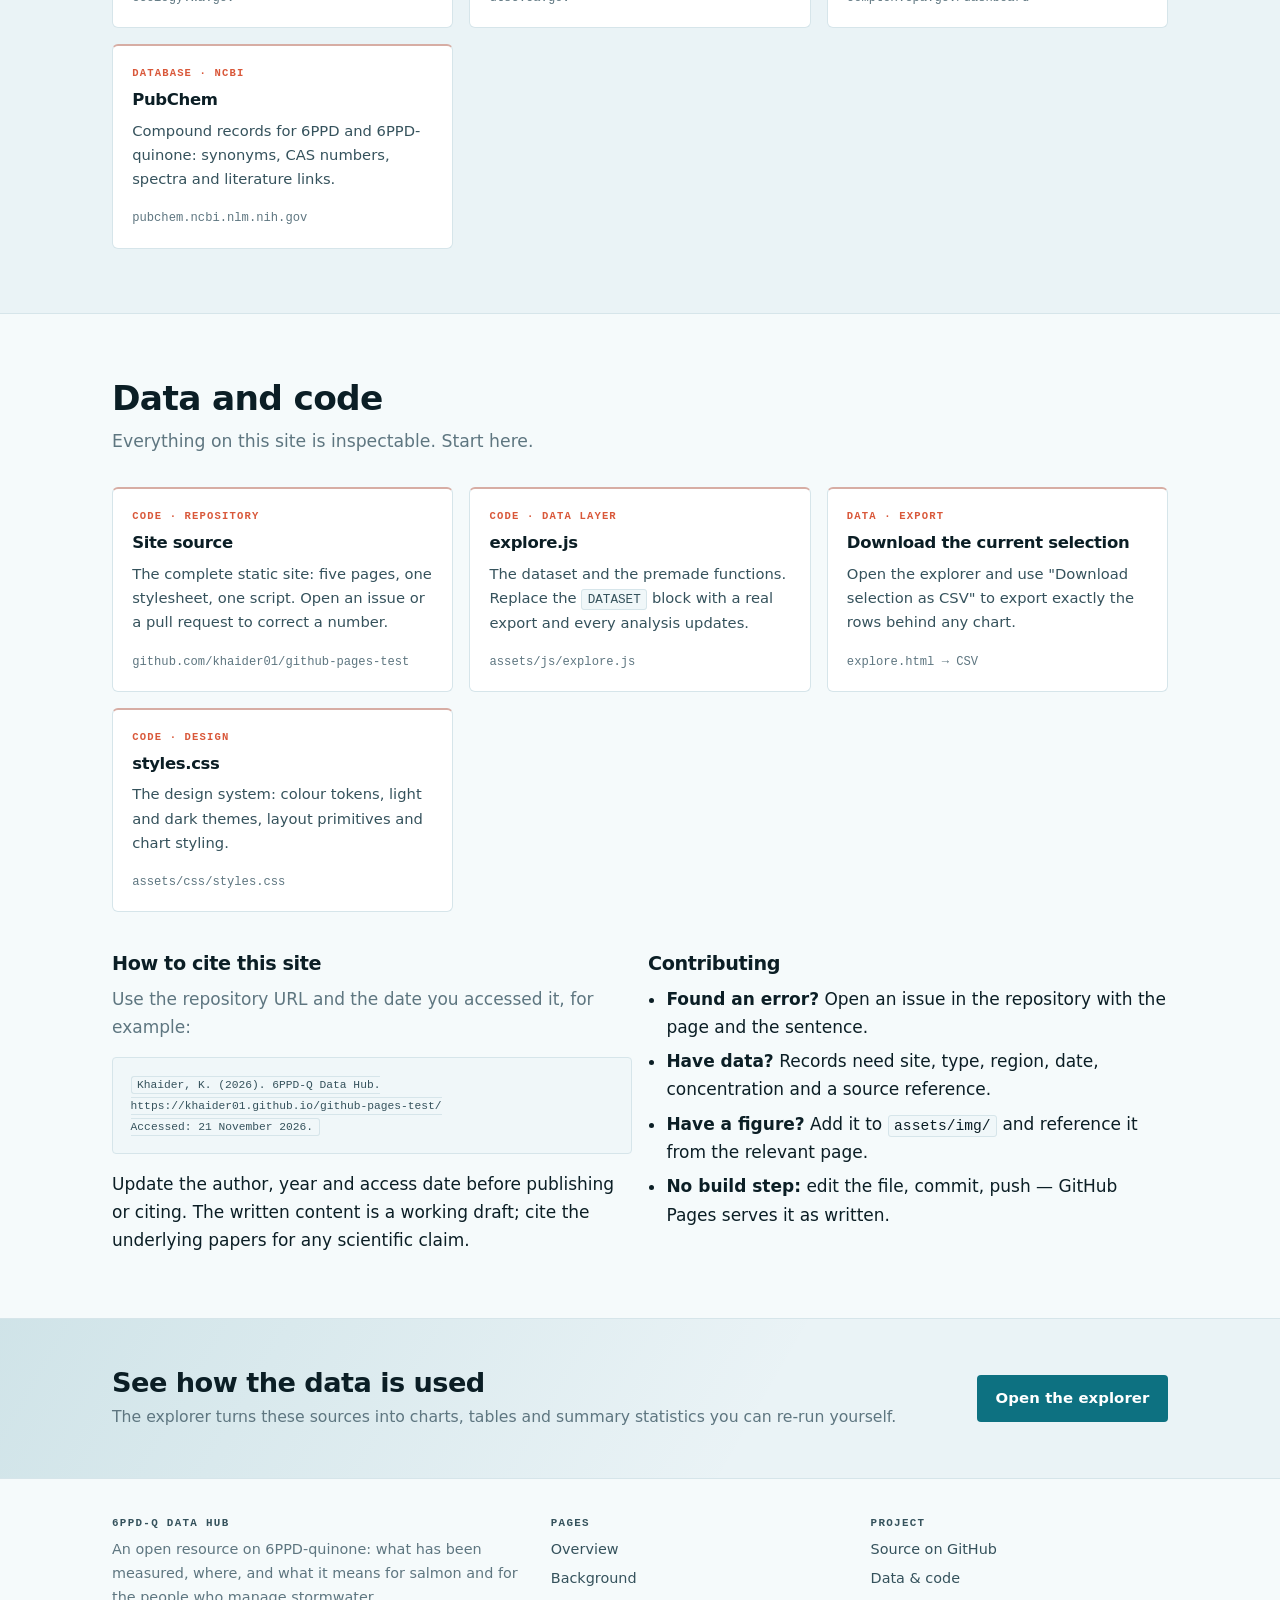
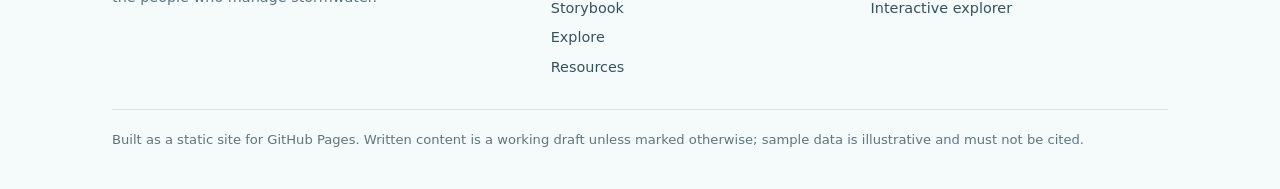
<file: resources.html>
<!DOCTYPE html>
<html lang="en">
<head>
  <meta charset="utf-8">
  <meta name="viewport" content="width=device-width, initial-scale=1">
  <title>Resources — papers, data and code</title>
  <meta name="description" content="Primary literature, agency resources, datasets and source code for 6PPD-quinone research and monitoring.">
  <link rel="icon" href="data:image/svg+xml,%3Csvg xmlns='http://www.w3.org/2000/svg' viewBox='0 0 32 32'%3E%3Crect width='32' height='32' rx='7' fill='%230d7181'/%3E%3Ctext x='16' y='21' font-family='system-ui,sans-serif' font-size='12' font-weight='700' fill='%23ffffff' text-anchor='middle'%3E6Q%3C/text%3E%3C/svg%3E">
  <link rel="stylesheet" href="assets/css/styles.css">
</head>
<body>
<a class="skip-link" href="#main">Skip to content</a>

<header class="site-header">
  <div class="wrap site-header__inner">
    <a class="brand" href="index.html">
      <span class="brand__mark" aria-hidden="true">6Q</span>
      <span class="brand__name">6PPD-Q Data Hub<span>Tire-derived contaminant database</span></span>
    </a>
    <nav class="nav" aria-label="Primary">
      <a class="nav__link" href="index.html">Overview</a>
      <a class="nav__link" href="background.html">Background</a>
      <a class="nav__link" href="storybook.html">Storybook</a>
      <a class="nav__link" href="explore.html">Explore</a>
      <a class="nav__link is-active" href="resources.html" aria-current="page">Resources</a>
    </nav>
  </div>
</header>

<main id="main">

  <section class="hero">
    <div class="wrap hero__inner">
      <p class="eyebrow">Resources</p>
      <h1 class="hero__title">Where the evidence lives</h1>
      <p class="hero__lead">
        Starting points for the primary literature, the agency programs, the analytical resources and the code
        behind this site. Links go to publishers, agency sites and repositories rather than mirrors — always
        check the source before citing a number.
      </p>
      <dl class="hero__meta">
        <div><dt>Sections</dt><dd>papers · agencies · data · code</dd></div>
        <div><dt>Links</dt><dd>DOI + primary source</dd></div>
        <div><dt>Status</dt><dd>curated, expanding</dd></div>
      </dl>
    </div>
  </section>

  <section class="section">
    <div class="wrap">
      <div class="section__head">
        <h2 class="section__title">Primary literature</h2>
        <p class="section__lead">The papers that established the problem and the ones worth reading next.</p>
      </div>

      <div class="res-grid">
        <a class="res" href="https://doi.org/10.1126/science.abd6951" rel="noopener">
          <span class="res__tag">Paper · 2020</span>
          <h3>A ubiquitous tire rubber–derived chemical induces acute mortality in coho salmon</h3>
          <p>Tian et al., <em>Science</em>. Identifies 6PPD-quinone as the compound responsible for urban runoff mortality syndrome in coho salmon.</p>
          <span class="res__url">doi.org/10.1126/science.abd6951</span>
        </a>

        <a class="res" href="https://scholar.google.com/scholar?q=6PPD-quinone+toxicity+salmon" rel="noopener">
          <span class="res__tag">Literature search</span>
          <h3>6PPD-quinone toxicity literature</h3>
          <p>A live Google Scholar query for the toxicity and occurrence literature. Use it to find the newest studies and species-sensitivity work.</p>
          <span class="res__url">scholar.google.com</span>
        </a>

        <a class="res" href="https://scholar.google.com/scholar?q=urban+runoff+mortality+syndrome+coho+salmon" rel="noopener">
          <span class="res__tag">Background reading</span>
          <h3>Urban runoff mortality syndrome in coho salmon</h3>
          <p>The earlier studies that documented pre-spawn mortality in urban Puget Sound streams before the causal chemical was known.</p>
          <span class="res__url">scholar.google.com</span>
        </a>
      </div>

      <div class="note spacer-lg">
        <p><strong>Keep this list honest.</strong> Every entry should be something you have actually read and can
        defend. When you add a paper, include the year, the journal, and what it contributed — not just a title.</p>
      </div>
    </div>
  </section>

  <section class="section section--alt">
    <div class="wrap">
      <div class="section__head">
        <h2 class="section__title">Agencies and regulatory programs</h2>
        <p class="section__lead">Where the monitoring methods, benchmarks and product rules are published.</p>
      </div>

      <div class="res-grid">
        <a class="res" href="https://ecology.wa.gov" rel="noopener">
          <span class="res__tag">Agency · Washington</span>
          <h3>Washington State Department of Ecology</h3>
          <p>Safer Products for Washington work on 6PPD in tires, plus stormwater monitoring and permit language. Search the site for "6PPD".</p>
          <span class="res__url">ecology.wa.gov</span>
        </a>

        <a class="res" href="https://dtsc.ca.gov" rel="noopener">
          <span class="res__tag">Agency · California</span>
          <h3>California Department of Toxic Substances Control</h3>
          <p>Safer Consumer Products program, including work on tires and 6PPD. Useful for the regulatory timeline and the alternatives analysis.</p>
          <span class="res__url">dtsc.ca.gov</span>
        </a>

        <a class="res" href="https://comptox.epa.gov/dashboard/" rel="noopener">
          <span class="res__tag">Database · US EPA</span>
          <h3>EPA CompTox Chemicals Dashboard</h3>
          <p>Chemical identity, fate and toxicity data. Search "6PPD-quinone" for structure, identifiers and linked studies.</p>
          <span class="res__url">comptox.epa.gov/dashboard</span>
        </a>

        <a class="res" href="https://pubchem.ncbi.nlm.nih.gov/" rel="noopener">
          <span class="res__tag">Database · NCBI</span>
          <h3>PubChem</h3>
          <p>Compound records for 6PPD and 6PPD-quinone: synonyms, CAS numbers, spectra and literature links.</p>
          <span class="res__url">pubchem.ncbi.nlm.nih.gov</span>
        </a>
      </div>
    </div>
  </section>

  <section class="section" id="data">
    <div class="wrap">
      <div class="section__head">
        <h2 class="section__title">Data and code</h2>
        <p class="section__lead">Everything on this site is inspectable. Start here.</p>
      </div>

      <div class="res-grid">
        <a class="res" href="https://github.com/khaider01/github-pages-test" rel="noopener">
          <span class="res__tag">Code · repository</span>
          <h3>Site source</h3>
          <p>The complete static site: five pages, one stylesheet, one script. Open an issue or a pull request to correct a number.</p>
          <span class="res__url">github.com/khaider01/github-pages-test</span>
        </a>

        <a class="res" href="assets/js/explore.js">
          <span class="res__tag">Code · data layer</span>
          <h3>explore.js</h3>
          <p>The dataset and the premade functions. Replace the <code>DATASET</code> block with a real export and every analysis updates.</p>
          <span class="res__url">assets/js/explore.js</span>
        </a>

        <a class="res" href="explore.html">
          <span class="res__tag">Data · export</span>
          <h3>Download the current selection</h3>
          <p>Open the explorer and use "Download selection as CSV" to export exactly the rows behind any chart.</p>
          <span class="res__url">explore.html → CSV</span>
        </a>

        <a class="res" href="assets/css/styles.css">
          <span class="res__tag">Code · design</span>
          <h3>styles.css</h3>
          <p>The design system: colour tokens, light and dark themes, layout primitives and chart styling.</p>
          <span class="res__url">assets/css/styles.css</span>
        </a>
      </div>

      <div class="grid grid--2 spacer-lg">
        <div class="prose">
          <h3>How to cite this site</h3>
          <p class="muted">Use the repository URL and the date you accessed it, for example:</p>
          <pre><code>Khaider, K. (2026). 6PPD-Q Data Hub.
https://khaider01.github.io/github-pages-test/
Accessed: 21 November 2026.</code></pre>
          <p class="mb-0">Update the author, year and access date before publishing or citing. The written
          content is a working draft; cite the underlying papers for any scientific claim.</p>
        </div>

        <div class="prose">
          <h3>Contributing</h3>
          <ul>
            <li><strong>Found an error?</strong> Open an issue in the repository with the page and the sentence.</li>
            <li><strong>Have data?</strong> Records need site, type, region, date, concentration and a source reference.</li>
            <li><strong>Have a figure?</strong> Add it to <code>assets/img/</code> and reference it from the relevant page.</li>
            <li><strong>No build step:</strong> edit the file, commit, push — GitHub Pages serves it as written.</li>
          </ul>
        </div>
      </div>
    </div>
  </section>

  <section class="band">
    <div class="wrap band__inner">
      <div>
        <h2>See how the data is used</h2>
        <p>The explorer turns these sources into charts, tables and summary statistics you can re-run yourself.</p>
      </div>
      <a class="btn" href="explore.html">Open the explorer</a>
    </div>
  </section>

</main>

<footer class="site-footer">
  <div class="wrap">
    <div class="site-footer__inner">
      <div>
        <h4>6PPD-Q Data Hub</h4>
        <p class="mb-0">
          An open resource on 6PPD-quinone: what has been measured, where, and what it means for salmon
          and for the people who manage stormwater.
        </p>
      </div>
      <div>
        <h4>Pages</h4>
        <ul>
          <li><a href="index.html">Overview</a></li>
          <li><a href="background.html">Background</a></li>
          <li><a href="storybook.html">Storybook</a></li>
          <li><a href="explore.html">Explore</a></li>
          <li><a href="resources.html">Resources</a></li>
        </ul>
      </div>
      <div>
        <h4>Project</h4>
        <ul>
          <li><a href="https://github.com/khaider01/github-pages-test">Source on GitHub</a></li>
          <li><a href="resources.html#data">Data &amp; code</a></li>
          <li><a href="explore.html">Interactive explorer</a></li>
        </ul>
      </div>
    </div>
    <p class="site-footer__note">
      Built as a static site for GitHub Pages. Written content is a working draft unless marked otherwise;
      sample data is illustrative and must not be cited.
    </p>
  </div>
</footer>

</body>
</html>
</file>
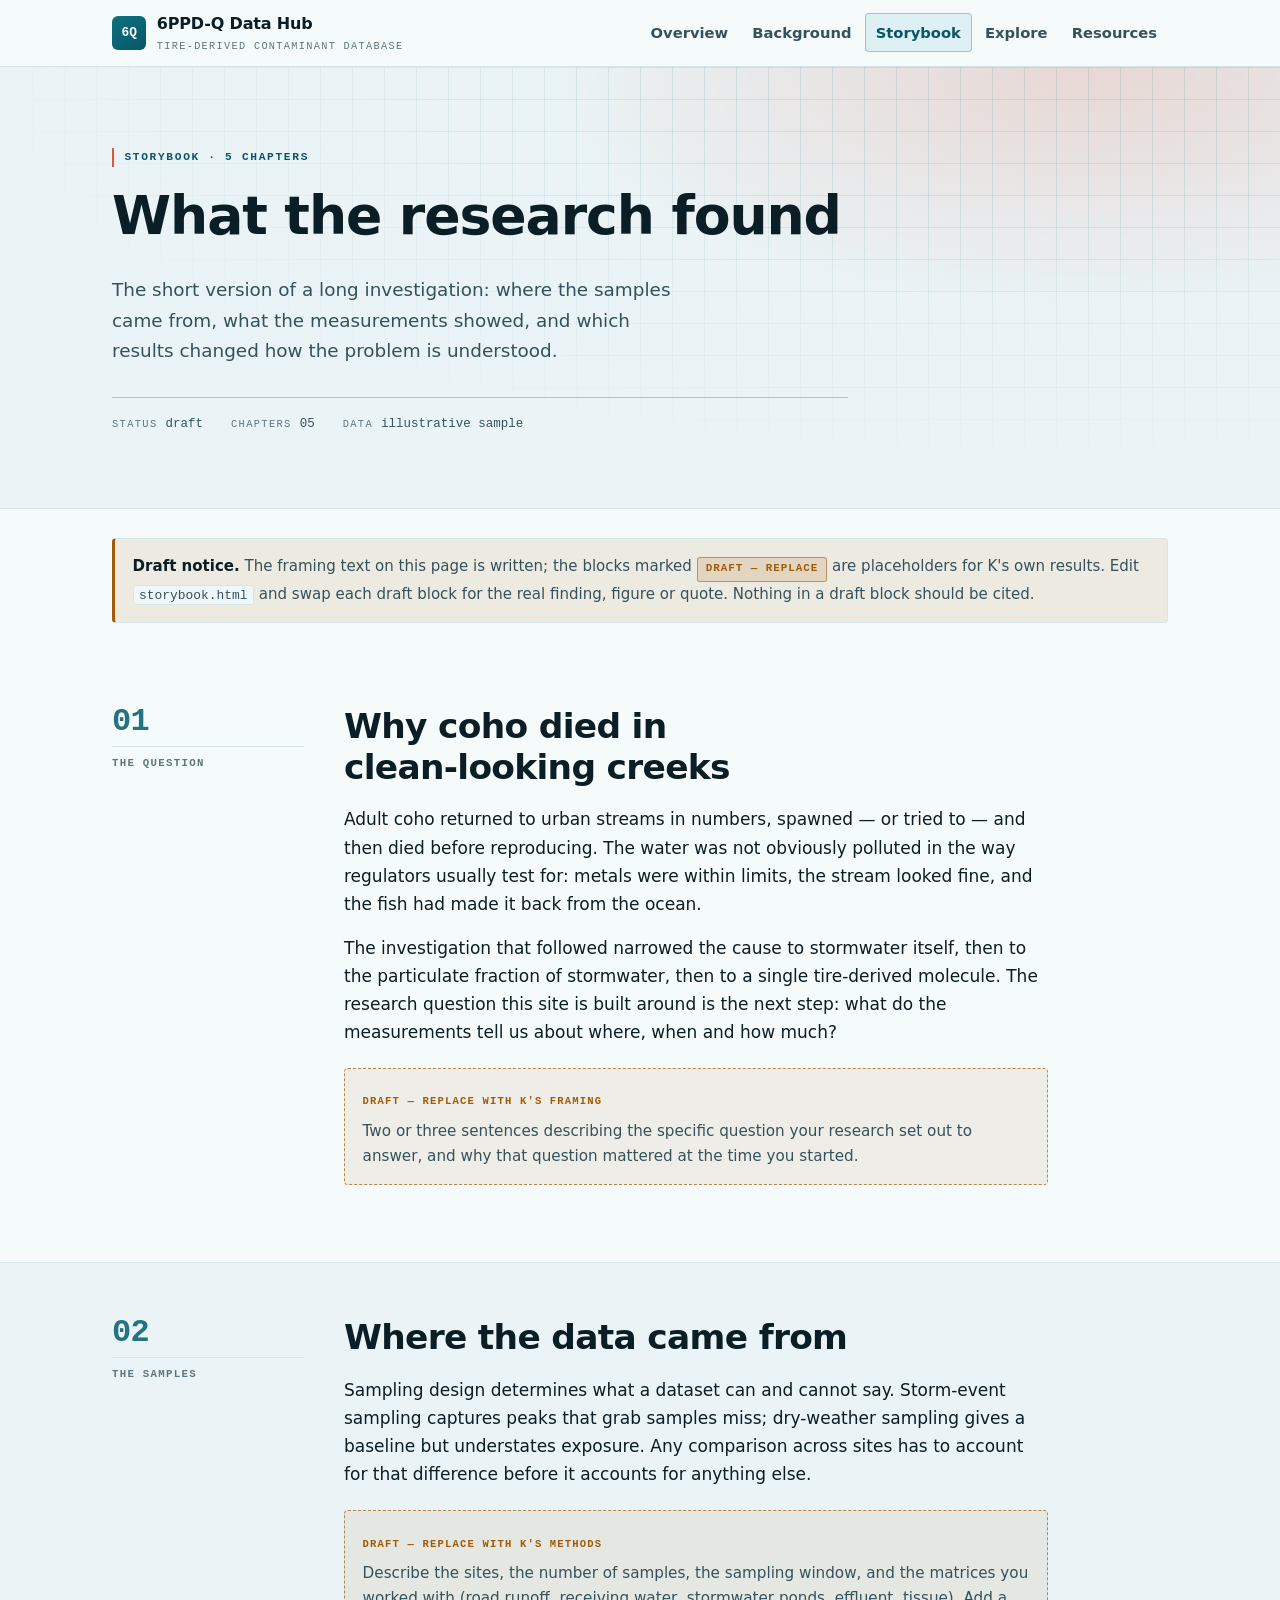
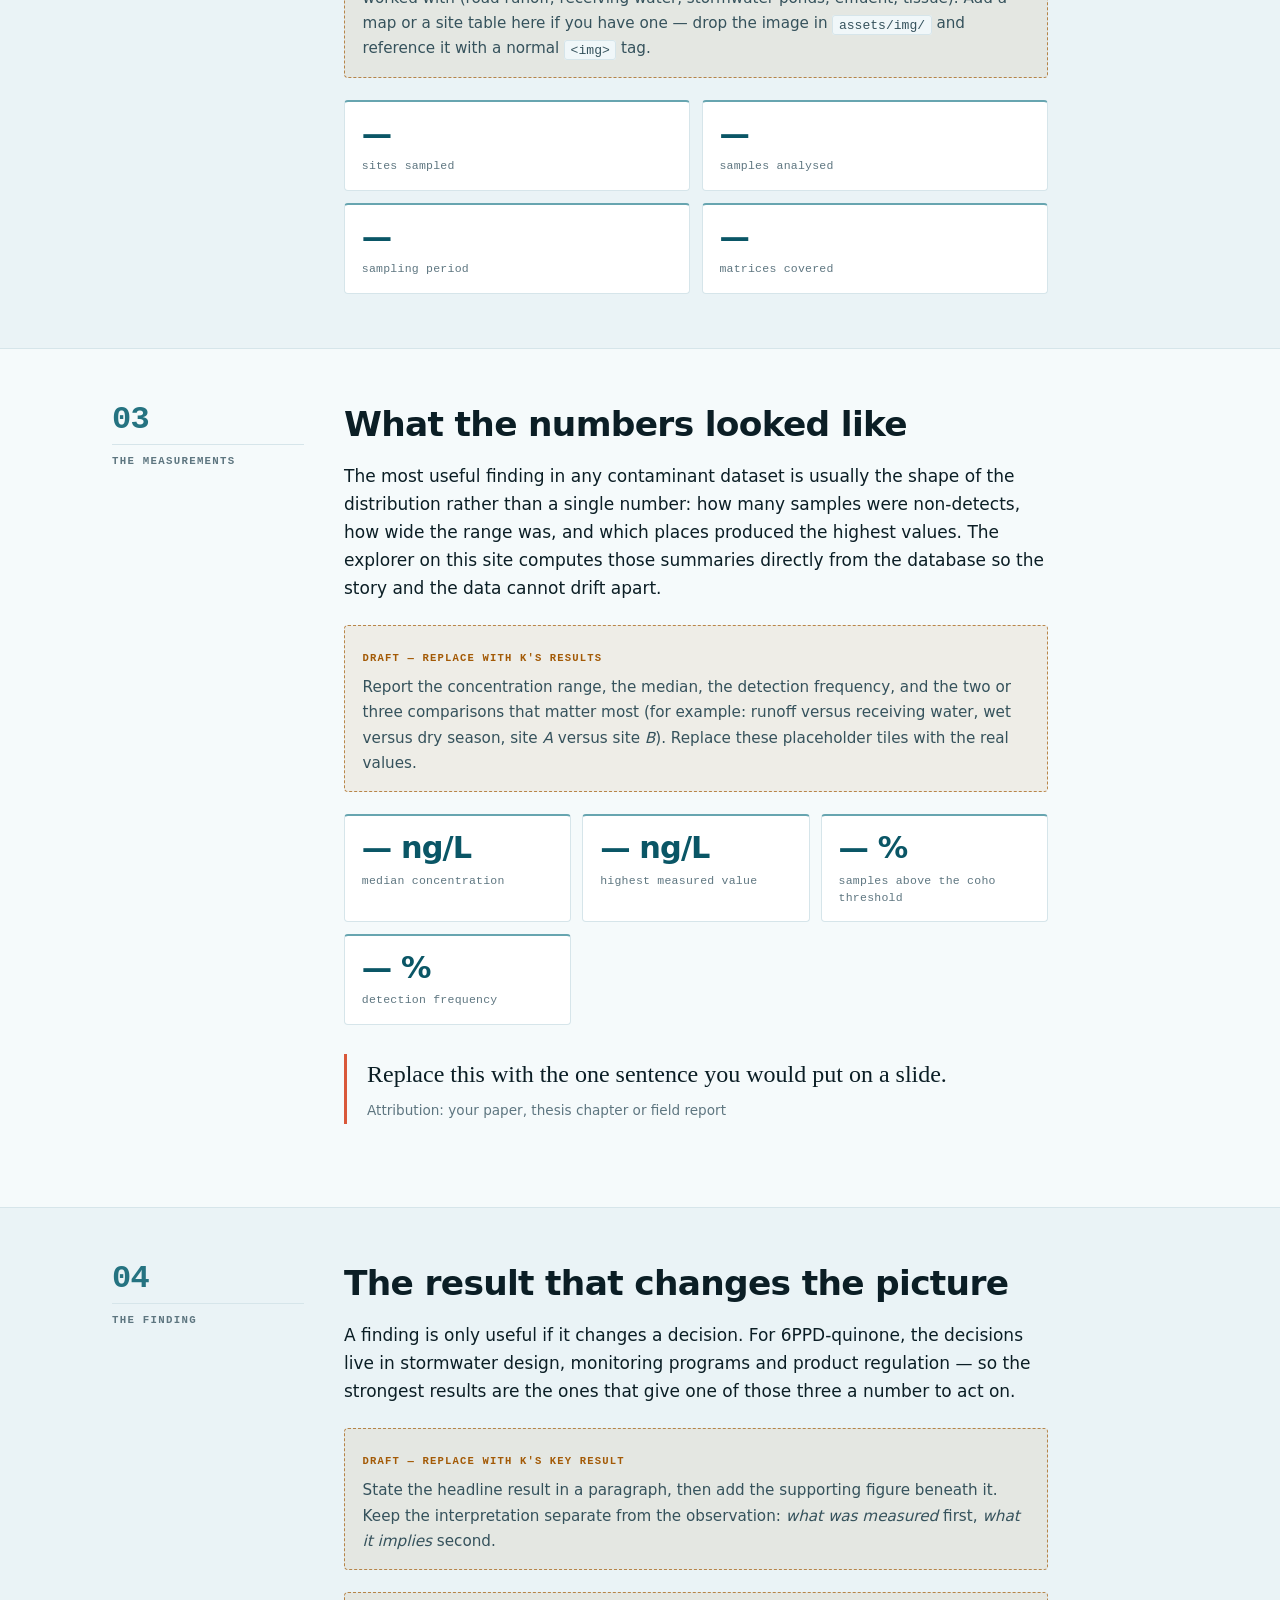
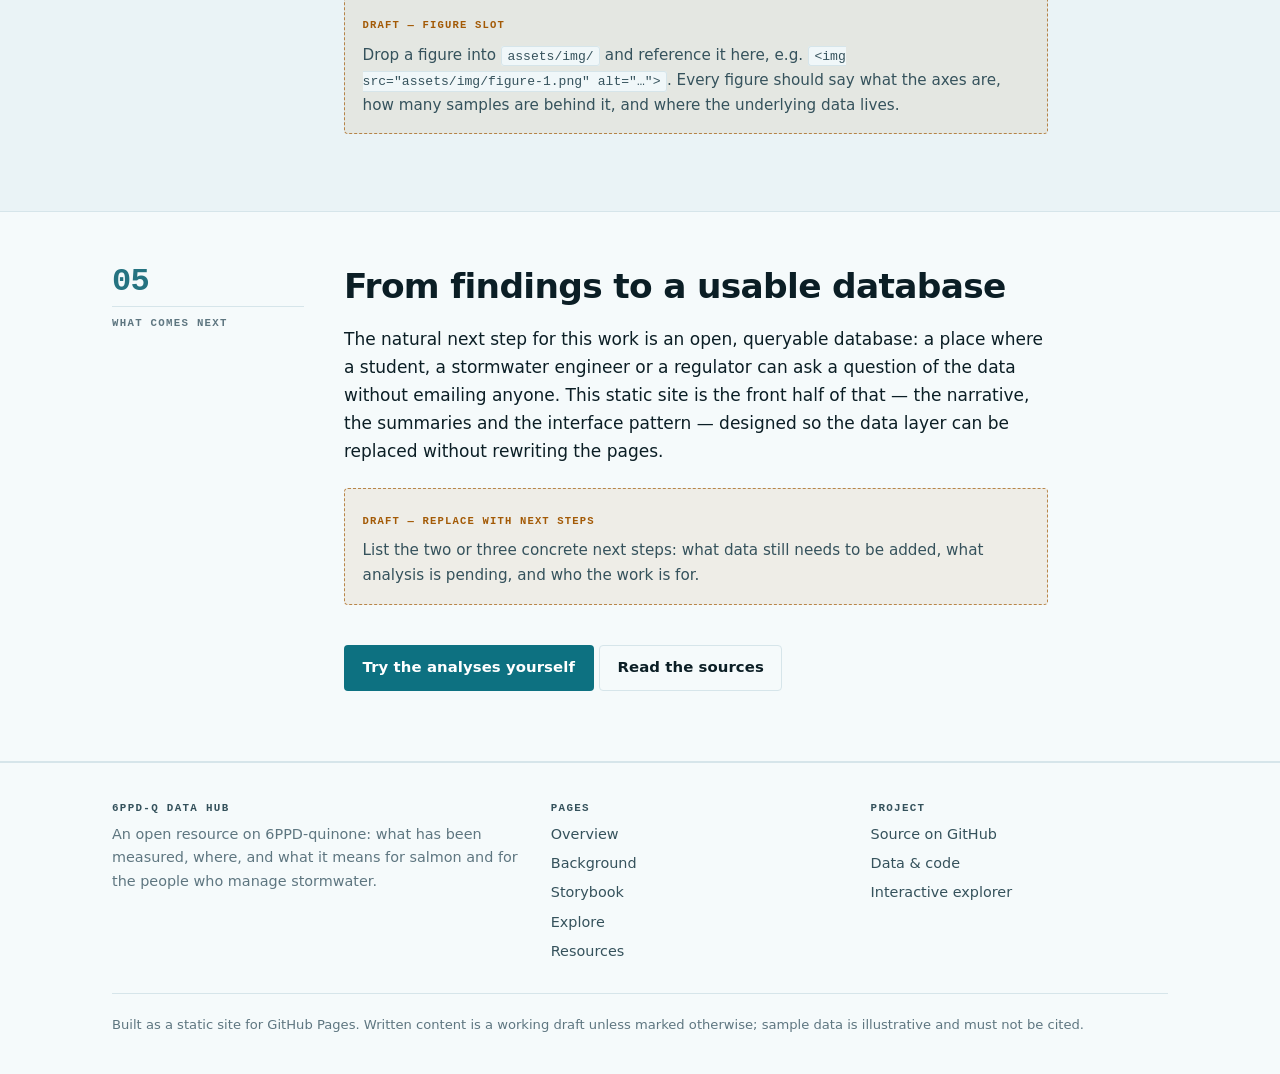
<file: storybook.html>
<!DOCTYPE html>
<html lang="en">
<head>
  <meta charset="utf-8">
  <meta name="viewport" content="width=device-width, initial-scale=1">
  <title>Storybook — what the research found</title>
  <meta name="description" content="A chapter-by-chapter walkthrough of 6PPD-quinone research findings: the question, the sampling, the measurements, and what they mean.">
  <link rel="icon" href="data:image/svg+xml,%3Csvg xmlns='http://www.w3.org/2000/svg' viewBox='0 0 32 32'%3E%3Crect width='32' height='32' rx='7' fill='%230d7181'/%3E%3Ctext x='16' y='21' font-family='system-ui,sans-serif' font-size='12' font-weight='700' fill='%23ffffff' text-anchor='middle'%3E6Q%3C/text%3E%3C/svg%3E">
  <link rel="stylesheet" href="assets/css/styles.css">
</head>
<body>
<a class="skip-link" href="#main">Skip to content</a>

<header class="site-header">
  <div class="wrap site-header__inner">
    <a class="brand" href="index.html">
      <span class="brand__mark" aria-hidden="true">6Q</span>
      <span class="brand__name">6PPD-Q Data Hub<span>Tire-derived contaminant database</span></span>
    </a>
    <nav class="nav" aria-label="Primary">
      <a class="nav__link" href="index.html">Overview</a>
      <a class="nav__link" href="background.html">Background</a>
      <a class="nav__link is-active" href="storybook.html" aria-current="page">Storybook</a>
      <a class="nav__link" href="explore.html">Explore</a>
      <a class="nav__link" href="resources.html">Resources</a>
    </nav>
  </div>
</header>

<main id="main">

  <section class="story-hero">
    <div class="wrap">
      <p class="eyebrow">Storybook · 5 chapters</p>
      <h1 class="story-hero__title">What the research found</h1>
      <p class="story-hero__lead">
        The short version of a long investigation: where the samples came from, what the measurements showed,
        and which results changed how the problem is understood.
      </p>
      <dl class="hero__meta">
        <div><dt>Status</dt><dd>draft</dd></div>
        <div><dt>Chapters</dt><dd>05</dd></div>
        <div><dt>Data</dt><dd>illustrative sample</dd></div>
      </dl>
    </div>
  </section>

  <section class="section" style="padding-block:1.8rem">
    <div class="wrap">
      <div class="note note--draft">
        <p><strong>Draft notice.</strong> The framing text on this page is written; the blocks marked
        <span class="badge badge--draft">Draft — replace</span> are placeholders for K's own results. Edit
        <code>storybook.html</code> and swap each draft block for the real finding, figure or quote. Nothing in a
        draft block should be cited.</p>
      </div>
    </div>
  </section>

  <article class="chapter">
    <div class="wrap chapter__inner">
      <div class="chapter__aside">
        <span class="chapter__num">01</span>
        <span class="chapter__kicker">The question</span>
      </div>
      <div class="chapter__body">
        <h2>Why coho died in clean-looking creeks</h2>
        <p>
          Adult coho returned to urban streams in numbers, spawned — or tried to — and then died before
          reproducing. The water was not obviously polluted in the way regulators usually test for: metals were
          within limits, the stream looked fine, and the fish had made it back from the ocean.
        </p>
        <p>
          The investigation that followed narrowed the cause to stormwater itself, then to the particulate
          fraction of stormwater, then to a single tire-derived molecule. The research question this site is
          built around is the next step: what do the measurements tell us about where, when and how much?
        </p>

        <div class="draft">
          <span class="draft__tag">Draft — replace with K's framing</span>
          <p>Two or three sentences describing the specific question your research set out to answer, and why
          that question mattered at the time you started.</p>
        </div>
      </div>
    </div>
  </article>

  <article class="chapter">
    <div class="wrap chapter__inner">
      <div class="chapter__aside">
        <span class="chapter__num">02</span>
        <span class="chapter__kicker">The samples</span>
      </div>
      <div class="chapter__body">
        <h2>Where the data came from</h2>
        <p>
          Sampling design determines what a dataset can and cannot say. Storm-event sampling captures peaks that
          grab samples miss; dry-weather sampling gives a baseline but understates exposure. Any comparison across
          sites has to account for that difference before it accounts for anything else.
        </p>

        <div class="draft">
          <span class="draft__tag">Draft — replace with K's methods</span>
          <p>Describe the sites, the number of samples, the sampling window, and the matrices you worked with
          (road runoff, receiving water, stormwater ponds, effluent, tissue). Add a map or a site table here if you
          have one — drop the image in <code>assets/img/</code> and reference it with a normal <code>&lt;img&gt;</code>
          tag.</p>
        </div>

        <div class="stats" style="grid-template-columns:repeat(2,minmax(0,1fr))">
          <div class="stat"><span class="stat__value">—</span><span class="stat__label">sites sampled</span></div>
          <div class="stat"><span class="stat__value">—</span><span class="stat__label">samples analysed</span></div>
          <div class="stat"><span class="stat__value">—</span><span class="stat__label">sampling period</span></div>
          <div class="stat"><span class="stat__value">—</span><span class="stat__label">matrices covered</span></div>
        </div>
      </div>
    </div>
  </article>

  <article class="chapter">
    <div class="wrap chapter__inner">
      <div class="chapter__aside">
        <span class="chapter__num">03</span>
        <span class="chapter__kicker">The measurements</span>
      </div>
      <div class="chapter__body">
        <h2>What the numbers looked like</h2>
        <p>
          The most useful finding in any contaminant dataset is usually the shape of the distribution rather
          than a single number: how many samples were non-detects, how wide the range was, and which places
          produced the highest values. The explorer on this site computes those summaries directly from the
          database so the story and the data cannot drift apart.
        </p>

        <div class="draft">
          <span class="draft__tag">Draft — replace with K's results</span>
          <p>Report the concentration range, the median, the detection frequency, and the two or three
          comparisons that matter most (for example: runoff versus receiving water, wet versus dry season, site
          <em>A</em> versus site <em>B</em>). Replace these placeholder tiles with the real values.</p>
        </div>

        <div class="stats">
          <div class="stat"><span class="stat__value">— ng/L</span><span class="stat__label">median concentration</span></div>
          <div class="stat"><span class="stat__value">— ng/L</span><span class="stat__label">highest measured value</span></div>
          <div class="stat"><span class="stat__value">— %</span><span class="stat__label">samples above the coho threshold</span></div>
          <div class="stat"><span class="stat__value">— %</span><span class="stat__label">detection frequency</span></div>
        </div>

        <blockquote class="pull">
          Replace this with the one sentence you would put on a slide.
          <cite>Attribution: your paper, thesis chapter or field report</cite>
        </blockquote>
      </div>
    </div>
  </article>

  <article class="chapter">
    <div class="wrap chapter__inner">
      <div class="chapter__aside">
        <span class="chapter__num">04</span>
        <span class="chapter__kicker">The finding</span>
      </div>
      <div class="chapter__body">
        <h2>The result that changes the picture</h2>
        <p>
          A finding is only useful if it changes a decision. For 6PPD-quinone, the decisions live in stormwater
          design, monitoring programs and product regulation — so the strongest results are the ones that give one
          of those three a number to act on.
        </p>

        <div class="draft">
          <span class="draft__tag">Draft — replace with K's key result</span>
          <p>State the headline result in a paragraph, then add the supporting figure beneath it. Keep the
          interpretation separate from the observation: <em>what was measured</em> first, <em>what it implies</em>
          second.</p>
        </div>

        <div class="draft">
          <span class="draft__tag">Draft — figure slot</span>
          <p>Drop a figure into <code>assets/img/</code> and reference it here, e.g.
          <code>&lt;img src="assets/img/figure-1.png" alt="…"&gt;</code>. Every figure should say what the axes are,
          how many samples are behind it, and where the underlying data lives.</p>
        </div>
      </div>
    </div>
  </article>

  <article class="chapter">
    <div class="wrap chapter__inner">
      <div class="chapter__aside">
        <span class="chapter__num">05</span>
        <span class="chapter__kicker">What comes next</span>
      </div>
      <div class="chapter__body">
        <h2>From findings to a usable database</h2>
        <p>
          The natural next step for this work is an open, queryable database: a place where a student, a
          stormwater engineer or a regulator can ask a question of the data without emailing anyone. This static
          site is the front half of that — the narrative, the summaries and the interface pattern — designed so
          the data layer can be replaced without rewriting the pages.
        </p>

        <div class="draft">
          <span class="draft__tag">Draft — replace with next steps</span>
          <p>List the two or three concrete next steps: what data still needs to be added, what analysis is
          pending, and who the work is for.</p>
        </div>

        <p class="spacer-lg">
          <a class="btn" href="explore.html">Try the analyses yourself</a>
          <a class="btn btn--ghost" href="resources.html">Read the sources</a>
        </p>
      </div>
    </div>
  </article>

</main>

<footer class="site-footer">
  <div class="wrap">
    <div class="site-footer__inner">
      <div>
        <h4>6PPD-Q Data Hub</h4>
        <p class="mb-0">
          An open resource on 6PPD-quinone: what has been measured, where, and what it means for salmon
          and for the people who manage stormwater.
        </p>
      </div>
      <div>
        <h4>Pages</h4>
        <ul>
          <li><a href="index.html">Overview</a></li>
          <li><a href="background.html">Background</a></li>
          <li><a href="storybook.html">Storybook</a></li>
          <li><a href="explore.html">Explore</a></li>
          <li><a href="resources.html">Resources</a></li>
        </ul>
      </div>
      <div>
        <h4>Project</h4>
        <ul>
          <li><a href="https://github.com/khaider01/github-pages-test">Source on GitHub</a></li>
          <li><a href="resources.html#data">Data &amp; code</a></li>
          <li><a href="explore.html">Interactive explorer</a></li>
        </ul>
      </div>
    </div>
    <p class="site-footer__note">
      Built as a static site for GitHub Pages. Written content is a working draft unless marked otherwise;
      sample data is illustrative and must not be cited.
    </p>
  </div>
</footer>

</body>
</html>
</file>
<file: assets/css/styles.css>
/* =========================================================
   6PPD-Q Data Hub — shared styles
   Plain CSS, no build step. Light + dark via prefers-color-scheme.
   ========================================================= */

:root {
  --bg: #f5fafb;
  --bg-alt: #eaf3f6;
  --surface: #ffffff;
  --surface-2: #f0f7f9;
  --ink: #0b1e25;
  --ink-2: #35525c;
  --muted: #5e7680;
  --line: #d6e5ea;
  --brand: #0d7181;
  --brand-2: #0a5666;
  --brand-soft: #ddf0f4;
  --accent: #d9583a;
  --accent-soft: #fdece7;
  --ok: #2f855a;
  --warn: #a35a06;
  --radius: 6px;
  --radius-lg: 12px;
  --shadow: 0 1px 2px rgba(11, 30, 37, 0.05);
  --grid: rgba(13, 113, 129, 0.11);
  --font: system-ui, -apple-system, "Segoe UI", Roboto, Helvetica, Arial, sans-serif;
  --serif: "Iowan Old Style", "Palatino Linotype", Palatino, Georgia, serif;
  --mono: ui-monospace, SFMono-Regular, Consolas, "Liberation Mono", monospace;
  --maxw: 1120px;
}

@media (prefers-color-scheme: dark) {
  :root {
    --bg: #081519;
    --bg-alt: #0c1f26;
    --surface: #0e232b;
    --surface-2: #122c35;
    --ink: #e7f2f5;
    --ink-2: #c2d6dd;
    --muted: #93aeb8;
    --line: #1d3a44;
    --brand: #4bb8cc;
    --brand-2: #7fd4e3;
    --brand-soft: #123039;
    --accent: #ff8a63;
    --accent-soft: #2a1a14;
    --ok: #6bd39b;
    --warn: #f0b35e;
    --shadow: 0 1px 2px rgba(0, 0, 0, 0.4);
    --grid: rgba(120, 200, 220, 0.13);
  }
}

*, *::before, *::after { box-sizing: border-box; }

html { -webkit-text-size-adjust: 100%; scroll-behavior: smooth; }

body {
  margin: 0;
  background: var(--bg);
  color: var(--ink);
  font-family: var(--font);
  font-size: 1.0625rem;
  line-height: 1.65;
  text-rendering: optimizeLegibility;
}

img, svg { max-width: 100%; height: auto; display: block; }

a { color: var(--brand); text-decoration-thickness: 1px; text-underline-offset: 2px; }
a:hover { color: var(--brand-2); }

:focus-visible {
  outline: 2px solid var(--accent);
  outline-offset: 3px;
  border-radius: 4px;
}

h1, h2, h3, h4 { line-height: 1.2; margin: 0 0 0.5em; letter-spacing: -0.02em; text-wrap: balance; }
h1 { font-size: clamp(2.1rem, 5vw, 3.35rem); }
h2 { font-size: clamp(1.55rem, 3.2vw, 2.15rem); }
h3 { font-size: 1.2rem; }
p { margin: 0 0 1rem; }
ul, ol { margin: 0 0 1rem; padding-left: 1.25rem; }
li + li { margin-top: 0.4rem; }
strong { color: var(--ink); }

.wrap { width: 100%; max-width: var(--maxw); margin-inline: auto; padding-inline: clamp(1rem, 4vw, 2rem); }
.muted { color: var(--muted); }
.stack > * + * { margin-top: 1rem; }
.mb-0 { margin-bottom: 0; }
.center { text-align: center; }
.nowrap { white-space: nowrap; }

.skip-link {
  position: absolute;
  left: -9999px;
  top: 0.5rem;
  z-index: 100;
  padding: 0.6rem 1rem;
  background: var(--surface);
  border: 1px solid var(--line);
  border-radius: 999px;
}
.skip-link:focus { left: 0.75rem; }

/* ---------- Header / nav ---------- */

.site-header {
  position: sticky;
  top: 0;
  z-index: 50;
  background: var(--bg);
  border-bottom: 1px solid var(--line);
}

.site-header__inner {
  display: flex;
  align-items: center;
  justify-content: space-between;
  gap: 1rem;
  padding-block: 0.7rem;
  flex-wrap: wrap;
}

.brand {
  display: inline-flex;
  align-items: center;
  gap: 0.65rem;
  text-decoration: none;
  color: var(--ink);
  font-weight: 650;
  letter-spacing: -0.01em;
}

.brand__mark {
  display: grid;
  place-items: center;
  width: 2.15rem;
  height: 2.15rem;
  border-radius: 6px;
  background: linear-gradient(145deg, var(--brand), var(--brand-2));
  color: #fff;
  font-family: var(--mono);
  font-size: 0.8rem;
  font-weight: 700;
  letter-spacing: 0;
}

@media (prefers-color-scheme: dark) {
  .brand__mark { color: #04161a; }
}

.brand__name { font-size: 1rem; }
.brand__name span { display: block; font-family: var(--mono); font-size: 0.64rem; font-weight: 500; color: var(--muted); letter-spacing: 0.13em; text-transform: uppercase; }

.nav { display: flex; flex-wrap: wrap; gap: 0.15rem; }

.nav__link {
  padding: 0.4rem 0.62rem;
  border: 1px solid transparent;
  border-radius: 4px;
  color: var(--ink-2);
  text-decoration: none;
  font-size: 0.92rem;
  font-weight: 600;
  white-space: nowrap;
}
.nav__link:hover { background: var(--surface-2); color: var(--ink); }
.nav__link.is-active { background: var(--brand-soft); border-color: color-mix(in srgb, var(--brand) 32%, transparent); color: var(--brand-2); }

@media (prefers-color-scheme: dark) {
  .nav__link.is-active { color: var(--brand); }
}

/* ---------- Buttons ---------- */

.btn {
  display: inline-flex;
  align-items: center;
  gap: 0.45rem;
  padding: 0.62rem 1.1rem;
  border: 1px solid transparent;
  border-radius: 4px;
  background: var(--brand);
  color: #fff;
  font: inherit;
  font-size: 0.93rem;
  font-weight: 650;
  letter-spacing: 0.005em;
  text-decoration: none;
  cursor: pointer;
  transition: background 0.15s ease, border-color 0.15s ease;
}
.btn:hover { background: var(--brand-2); color: #fff; }
.btn--ghost { background: transparent; border-color: var(--line); color: var(--ink); }
.btn--ghost:hover { background: var(--surface-2); border-color: var(--brand); color: var(--ink); }
.btn--sm { padding: 0.4rem 0.85rem; font-size: 0.875rem; }

@media (prefers-color-scheme: dark) {
  .btn:not(.btn--ghost) { color: #04161a; }
  .btn:not(.btn--ghost):hover { color: #04161a; }
  .btn--ghost { color: var(--ink); }
}

/* ---------- Hero ---------- */

.hero {
  position: relative;
  overflow: hidden;
  border-bottom: 1px solid var(--line);
  background:
    radial-gradient(900px 380px at 12% -10%, color-mix(in srgb, var(--brand) 22%, transparent), transparent 70%),
    radial-gradient(700px 320px at 92% 8%, color-mix(in srgb, var(--accent) 16%, transparent), transparent 70%),
    var(--bg-alt);
}

/* graph-paper texture, faded out towards the edges of the hero */
.hero::before {
  content: "";
  position: absolute;
  inset: 0;
  pointer-events: none;
  background-image:
    linear-gradient(to right, var(--grid) 1px, transparent 1px),
    linear-gradient(to bottom, var(--grid) 1px, transparent 1px);
  background-size: 2rem 2rem;
  -webkit-mask-image: radial-gradient(120% 110% at 30% 0%, #000 25%, transparent 78%);
  mask-image: radial-gradient(120% 110% at 30% 0%, #000 25%, transparent 78%);
}

.hero__inner { position: relative; z-index: 1; padding-block: clamp(2.6rem, 7vw, 5rem); max-width: 60rem; }
.hero__title { margin-bottom: 0.7rem; }
.hero__lead { font-size: clamp(1.05rem, 1.8vw, 1.28rem); color: var(--ink-2); max-width: 44rem; }
.hero__actions { display: flex; flex-wrap: wrap; gap: 0.65rem; margin-top: 1.6rem; }

/* title-block metadata, journal style */
.hero__meta {
  display: flex;
  flex-wrap: wrap;
  gap: 0.4rem 1.75rem;
  margin: 1.9rem 0 0;
  padding-top: 1rem;
  border-top: 1px solid color-mix(in srgb, var(--brand) 25%, var(--line));
  max-width: 46rem;
}
.hero__meta > div { display: flex; align-items: baseline; gap: 0.5rem; margin: 0; }
.hero__meta dt {
  margin: 0;
  font-family: var(--mono);
  font-size: 0.65rem;
  letter-spacing: 0.13em;
  text-transform: uppercase;
  color: var(--muted);
}
.hero__meta dd {
  margin: 0;
  font-family: var(--mono);
  font-size: 0.78rem;
  color: var(--ink-2);
  font-variant-numeric: tabular-nums;
}

.eyebrow {
  display: inline-flex;
  align-items: center;
  gap: 0.5rem;
  margin: 0 0 1.1rem;
  padding: 0 0 0 0.65rem;
  border: 0;
  border-left: 2px solid var(--accent);
  border-radius: 0;
  background: none;
  color: var(--brand-2);
  font-family: var(--mono);
  font-size: 0.7rem;
  font-weight: 600;
  letter-spacing: 0.15em;
  text-transform: uppercase;
}

@media (prefers-color-scheme: dark) {
  .eyebrow { color: var(--brand); }
}

/* ---------- Sections ---------- */

.section { padding-block: clamp(2.4rem, 6vw, 4rem); }
.section--alt { background: var(--bg-alt); border-block: 1px solid var(--line); }
.section__head { max-width: 46rem; margin-bottom: 2rem; }
.section__title { margin-bottom: 0.5rem; }
.section__lead { color: var(--muted); font-size: 1.08rem; margin: 0; }

/* ---------- Grid + cards ---------- */

.grid { display: grid; gap: 1rem; grid-template-columns: repeat(auto-fit, minmax(min(100%, 15rem), 1fr)); }
.grid--2 { grid-template-columns: repeat(auto-fit, minmax(min(100%, 22rem), 1fr)); }

.card {
  display: flex;
  flex-direction: column;
  gap: 0.4rem;
  padding: 1.3rem;
  background: var(--surface);
  border: 1px solid var(--line);
  border-top: 2px solid color-mix(in srgb, var(--brand) 38%, var(--line));
  border-radius: var(--radius);
}

.card--link { color: inherit; text-decoration: none; transition: border-color 0.16s ease, background 0.16s ease; }
.card--link:hover { border-color: var(--brand); background: color-mix(in srgb, var(--brand) 4%, var(--surface)); color: inherit; }
.card__kicker { font-family: var(--mono); font-size: 0.68rem; font-weight: 600; letter-spacing: 0.13em; text-transform: uppercase; color: var(--accent); }
.card h3 { margin: 0.15rem 0 0.25rem; }
.card p { margin: 0; color: var(--ink-2); font-size: 0.97rem; }
.card__cta { margin-top: auto; padding-top: 0.9rem; color: var(--brand); font-weight: 600; font-size: 0.92rem; }

/* ---------- Badges / notes ---------- */

.badge {
  display: inline-flex;
  align-items: center;
  gap: 0.4rem;
  padding: 0.16rem 0.5rem;
  border-radius: 3px;
  border: 1px solid var(--line);
  background: var(--surface-2);
  font-family: var(--mono);
  font-size: 0.68rem;
  font-weight: 600;
  letter-spacing: 0.09em;
  text-transform: uppercase;
  color: var(--muted);
}
.badge--live { border-color: color-mix(in srgb, var(--ok) 55%, transparent); background: color-mix(in srgb, var(--ok) 14%, transparent); color: var(--ok); }
.badge--draft { border-color: color-mix(in srgb, var(--warn) 55%, transparent); background: color-mix(in srgb, var(--warn) 14%, transparent); color: var(--warn); }
.badge--sample { border-color: color-mix(in srgb, var(--accent) 55%, transparent); background: var(--accent-soft); color: var(--accent); }

.note {
  padding: 0.95rem 1.1rem;
  border: 1px solid var(--line);
  border-left: 3px solid var(--brand);
  border-radius: 4px;
  background: var(--surface);
  color: var(--ink-2);
  font-size: 0.94rem;
}
.note p:last-child { margin-bottom: 0; }
.note--sample { border-left-color: var(--accent); background: var(--accent-soft); }
.note--draft { border-left-color: var(--warn); background: color-mix(in srgb, var(--warn) 10%, transparent); }

/* ---------- Prose ---------- */

.prose { max-width: 46rem; }
.prose h2 { margin-top: 2.2rem; }
.prose h3 { margin-top: 1.6rem; }
.prose > *:first-child { margin-top: 0; }
.prose ul, .prose ol { padding-left: 1.15rem; }
.prose code, code {
  padding: 0.1rem 0.34rem;
  border-radius: 3px;
  background: var(--surface-2);
  border: 1px solid var(--line);
  font-family: var(--mono);
  font-size: 0.86em;
  font-variant-ligatures: none;
}

.pull {
  margin: 1.8rem 0;
  padding: 0.2rem 0 0.2rem 1.25rem;
  border-left: 3px solid var(--accent);
  font-family: var(--serif);
  font-size: clamp(1.15rem, 2.3vw, 1.5rem);
  line-height: 1.45;
  color: var(--ink);
}
.pull cite { display: block; margin-top: 0.6rem; font-family: var(--font); font-size: 0.85rem; font-style: normal; color: var(--muted); }

/* ---------- Stats ---------- */

.stats {
  display: grid;
  gap: 0.7rem;
  grid-template-columns: repeat(auto-fit, minmax(min(100%, 11rem), 1fr));
}
.stat {
  padding: 0.95rem 1.05rem;
  background: var(--surface);
  border: 1px solid var(--line);
  border-top: 2px solid color-mix(in srgb, var(--brand) 55%, var(--line));
  border-radius: 4px;
}
.stat__value {
  display: block;
  font-size: clamp(1.45rem, 2.8vw, 1.9rem);
  font-weight: 700;
  letter-spacing: -0.03em;
  color: var(--brand-2);
  line-height: 1.15;
  font-variant-numeric: tabular-nums;
}
@media (prefers-color-scheme: dark) { .stat__value { color: var(--brand); } }
.stat__label {
  display: block;
  margin-top: 0.4rem;
  font-family: var(--mono);
  font-size: 0.72rem;
  line-height: 1.45;
  letter-spacing: 0.02em;
  color: var(--muted);
}

/* ---------- Storybook ---------- */

.story-hero {
  position: relative;
  overflow: hidden;
  padding-block: clamp(2.6rem, 7vw, 4.6rem);
  border-bottom: 1px solid var(--line);
  background:
    radial-gradient(760px 340px at 85% 0%, color-mix(in srgb, var(--accent) 18%, transparent), transparent 70%),
    var(--bg-alt);
}
.story-hero::before {
  content: "";
  position: absolute;
  inset: 0;
  pointer-events: none;
  background-image:
    linear-gradient(to right, var(--grid) 1px, transparent 1px),
    linear-gradient(to bottom, var(--grid) 1px, transparent 1px);
  background-size: 2rem 2rem;
  -webkit-mask-image: radial-gradient(110% 120% at 80% 0%, #000 25%, transparent 75%);
  mask-image: radial-gradient(110% 120% at 80% 0%, #000 25%, transparent 75%);
}
.story-hero > .wrap { position: relative; z-index: 1; }
.story-hero__title { max-width: 34ch; }
.story-hero__lead { max-width: 48ch; color: var(--ink-2); font-size: 1.15rem; }

.chapter { padding-block: clamp(2.2rem, 5vw, 3.4rem); border-bottom: 1px solid var(--line); }
.chapter:nth-child(even) { background: var(--bg-alt); }
.chapter__inner {
  display: grid;
  gap: 1.25rem;
  grid-template-columns: minmax(0, 1fr);
  align-items: start;
}
@media (min-width: 56rem) {
  .chapter__inner { grid-template-columns: 12rem minmax(0, 1fr); gap: 2.5rem; }
  .chapter__aside { position: sticky; top: 5.5rem; }
}
.chapter__num {
  display: block;
  font-family: var(--mono);
  font-size: 2rem;
  font-weight: 600;
  line-height: 1;
  letter-spacing: -0.02em;
  color: color-mix(in srgb, var(--brand) 70%, var(--muted));
}
.chapter__kicker {
  display: block;
  margin-top: 0.5rem;
  padding-top: 0.5rem;
  border-top: 1px solid var(--line);
  font-family: var(--mono);
  font-size: 0.67rem;
  font-weight: 600;
  letter-spacing: 0.12em;
  text-transform: uppercase;
  color: var(--muted);
}
.chapter__body { max-width: 44rem; }
.chapter__body h2 { margin-top: 0; }

.flow {
  display: grid;
  gap: 0.55rem;
  grid-template-columns: repeat(auto-fit, minmax(min(100%, 9.5rem), 1fr));
  margin: 1.6rem 0 0;
  padding: 0;
  list-style: none;
  counter-reset: step;
}
.flow li {
  position: relative;
  padding: 0.9rem 0.95rem;
  margin: 0;
  background: var(--surface);
  border: 1px solid var(--line);
  border-radius: 4px;
  font-size: 0.9rem;
  color: var(--ink-2);
}
.flow li strong { display: block; color: var(--ink); font-size: 0.96rem; margin-bottom: 0.15rem; }
.flow li::before {
  counter-increment: step;
  content: counter(step);
  display: inline-grid;
  place-items: center;
  width: 1.35rem;
  height: 1.35rem;
  margin-bottom: 0.5rem;
  border-radius: 3px;
  background: var(--brand-soft);
  color: var(--brand-2);
  font-family: var(--mono);
  font-size: 0.72rem;
  font-weight: 600;
}
@media (prefers-color-scheme: dark) { .flow li::before { color: var(--brand); } }

.draft {
  margin: 1.4rem 0;
  padding: 0.95rem 1.1rem;
  border: 1px dashed color-mix(in srgb, var(--warn) 70%, transparent);
  border-radius: 4px;
  background: color-mix(in srgb, var(--warn) 8%, transparent);
}
.draft__tag {
  display: inline-block;
  margin-bottom: 0.5rem;
  font-family: var(--mono);
  font-size: 0.66rem;
  font-weight: 600;
  letter-spacing: 0.11em;
  text-transform: uppercase;
  color: var(--warn);
}
.draft p { margin: 0; color: var(--ink-2); font-size: 0.95rem; }

/* ---------- Explore page ---------- */

.controls {
  display: flex;
  flex-wrap: wrap;
  align-items: end;
  gap: 0.85rem 1rem;
  padding: 0.95rem 1.1rem;
  background: var(--surface);
  border: 1px solid var(--line);
  border-radius: var(--radius);
  box-shadow: var(--shadow);
}
.field { display: flex; flex-direction: column; gap: 0.35rem; font-family: var(--mono); font-size: 0.68rem; font-weight: 600; color: var(--muted); letter-spacing: 0.11em; text-transform: uppercase; }
.field select {
  min-width: 11rem;
  padding: 0.45rem 0.65rem;
  border: 1px solid var(--line);
  border-radius: 4px;
  background: var(--surface-2);
  color: var(--ink);
  font-family: var(--font);
  font-size: 0.9rem;
  font-weight: 500;
  letter-spacing: 0;
  text-transform: none;
}
.field select:hover { border-color: var(--brand); }

.tabs { display: flex; flex-wrap: wrap; gap: 0.4rem; margin: 1.6rem 0 1rem; }
.tab {
  padding: 0.42rem 0.8rem;
  border: 1px solid var(--line);
  border-radius: 4px;
  background: var(--surface);
  color: var(--ink-2);
  font: inherit;
  font-family: var(--mono);
  font-size: 0.72rem;
  font-weight: 600;
  letter-spacing: 0.06em;
  text-transform: uppercase;
  cursor: pointer;
}
.tab:hover { border-color: var(--brand); color: var(--ink); }
.tab.is-active { background: var(--brand); border-color: var(--brand); color: #fff; }
@media (prefers-color-scheme: dark) { .tab.is-active { color: #04161a; } }

.panel { display: grid; gap: 1rem; grid-template-columns: minmax(0, 1fr); }
@media (min-width: 60rem) { .panel { grid-template-columns: minmax(0, 1.35fr) minmax(0, 1fr); align-items: start; } }

main { counter-reset: figure table; }

.chart-card {
  margin: 0;
  padding: 1.1rem 1.25rem 0.9rem;
  background: var(--surface);
  border: 1px solid var(--line);
  border-radius: var(--radius);
  box-shadow: var(--shadow);
  counter-increment: figure;
}
.chart-card figcaption {
  margin-bottom: 0.9rem;
  padding-bottom: 0.6rem;
  border-bottom: 1px solid var(--line);
  font-size: 0.85rem;
  color: var(--muted);
}
.chart-card figcaption::before {
  content: "Fig. " counter(figure) " · ";
  font-family: var(--mono);
  font-weight: 600;
  color: var(--brand-2);
  letter-spacing: 0.02em;
}
@media (prefers-color-scheme: dark) {
  .chart-card figcaption::before { color: var(--brand); }
}
.chart { width: 100%; height: auto; overflow: visible; font-family: var(--mono); font-variant-numeric: tabular-nums; }
.chart__axis { stroke: var(--line); stroke-width: 1; }
.chart__grid { stroke: var(--line); stroke-width: 1; stroke-dasharray: 3 4; opacity: 0.7; }
.chart__tick { fill: var(--muted); font-size: 10.5px; }
.chart__label { fill: var(--ink-2); font-family: var(--font); font-size: 12px; }
.chart__value { fill: var(--ink); font-size: 10.5px; font-weight: 600; }
.chart__value--in { fill: var(--surface); }
.chart__bar { fill: var(--brand); }
.chart__bar--alt { fill: var(--accent); }
.chart__line { fill: none; stroke: var(--brand); stroke-width: 2.25; stroke-linejoin: round; stroke-linecap: round; }
.chart__dot { fill: var(--surface); stroke: var(--brand); stroke-width: 2; }
.chart__ref { stroke: var(--accent); stroke-width: 1.5; stroke-dasharray: 6 4; }
.chart__ref-label { fill: var(--accent); font-size: 9.5px; font-weight: 600; }
.chart__empty { fill: var(--muted); font-size: 12px; }

.table-wrap {
  overflow-x: auto;
  border: 1px solid var(--line);
  border-radius: 4px;
  background: var(--surface);
  counter-increment: table;
}
table { width: 100%; border-collapse: collapse; font-size: 0.9rem; }
caption {
  padding: 0.8rem 0.95rem;
  text-align: left;
  font-size: 0.8rem;
  color: var(--muted);
  border-bottom: 1px solid var(--line);
}
caption::before {
  content: "Table " counter(table) " · ";
  font-family: var(--mono);
  font-weight: 600;
  color: var(--brand-2);
}
@media (prefers-color-scheme: dark) {
  caption::before { color: var(--brand); }
}
th, td { padding: 0.55rem 0.9rem; text-align: left; border-bottom: 1px solid var(--line); white-space: nowrap; }
th { background: var(--surface-2); font-family: var(--mono); font-size: 0.66rem; font-weight: 600; letter-spacing: 0.1em; text-transform: uppercase; color: var(--muted); }
tbody tr:last-child td { border-bottom: 0; }
tbody tr:hover td { background: color-mix(in srgb, var(--brand) 5%, transparent); }
td { font-variant-numeric: tabular-nums; }
td.num, th.num { text-align: right; font-variant-numeric: tabular-nums; }
.tag {
  display: inline-block;
  padding: 0.06rem 0.4rem;
  border-radius: 3px;
  background: var(--surface-2);
  border: 1px solid var(--line);
  font-family: var(--mono);
  font-size: 0.72rem;
  font-weight: 500;
  color: var(--ink-2);
}

/* ---------- Resources ---------- */

.res-grid { display: grid; gap: 1rem; grid-template-columns: repeat(auto-fit, minmax(min(100%, 19rem), 1fr)); }
.res {
  display: flex;
  flex-direction: column;
  gap: 0.35rem;
  padding: 1.2rem;
  background: var(--surface);
  border: 1px solid var(--line);
  border-top: 2px solid color-mix(in srgb, var(--accent) 40%, var(--line));
  border-radius: var(--radius);
  color: inherit;
  text-decoration: none;
  transition: border-color 0.16s ease, background 0.16s ease;
}
.res:hover { border-color: var(--brand); background: color-mix(in srgb, var(--brand) 4%, var(--surface)); color: inherit; }
.res__tag { font-family: var(--mono); font-size: 0.66rem; font-weight: 600; letter-spacing: 0.11em; text-transform: uppercase; color: var(--accent); }
.res h3 { margin: 0.1rem 0 0.2rem; font-size: 1.03rem; }
.res p { margin: 0; font-size: 0.92rem; color: var(--ink-2); }
.res__url { margin-top: auto; padding-top: 0.7rem; font-family: var(--mono); font-size: 0.76rem; color: var(--muted); word-break: break-all; }

/* ---------- CTA band ---------- */

.band {
  padding-block: clamp(2rem, 5vw, 3rem);
  border-top: 1px solid var(--line);
  background:
    linear-gradient(120deg, color-mix(in srgb, var(--brand) 12%, transparent), transparent 60%),
    var(--bg-alt);
}
.band__inner { display: flex; flex-wrap: wrap; align-items: center; justify-content: space-between; gap: 1.25rem; }
.band h2 { margin: 0 0 0.25rem; font-size: clamp(1.3rem, 2.6vw, 1.7rem); }
.band p { margin: 0; color: var(--muted); font-size: 0.98rem; }

/* ---------- Footer ---------- */

.site-footer {
  padding-block: 2.4rem;
  border-top: 1px solid var(--line);
  background: var(--bg);
  font-size: 0.9rem;
  color: var(--muted);
}
.site-footer__inner { display: grid; gap: 1.4rem; grid-template-columns: minmax(0, 1fr); }
@media (min-width: 48rem) {
  .site-footer__inner { grid-template-columns: minmax(0, 1.4fr) minmax(0, 1fr) minmax(0, 1fr); }
}
.site-footer h4 { margin: 0 0 0.5rem; font-family: var(--mono); font-size: 0.68rem; font-weight: 600; letter-spacing: 0.12em; text-transform: uppercase; color: var(--ink-2); }
.site-footer ul { margin: 0; padding: 0; list-style: none; }
.site-footer li { margin: 0 0 0.35rem; }
.site-footer a { color: var(--ink-2); text-decoration: none; }
.site-footer a:hover { color: var(--brand); text-decoration: underline; }
.site-footer__note { margin: 1.5rem 0 0; padding-top: 1.2rem; border-top: 1px solid var(--line); font-size: 0.82rem; }

/* ---------- Utilities ---------- */

.sr-only {
  position: absolute;
  width: 1px;
  height: 1px;
  padding: 0;
  margin: -1px;
  overflow: hidden;
  clip: rect(0 0 0 0);
  white-space: nowrap;
  border: 0;
}
.spacer-lg { margin-top: 2.5rem; }
.stack-sm > * + * { margin-top: 0.6rem; }

pre {
  margin: 0 0 1rem;
  padding: 1rem 1.1rem;
  overflow-x: auto;
  background: var(--surface-2);
  border: 1px solid var(--line);
  border-radius: 4px;
  font-family: var(--mono);
  font-size: 0.82rem;
  line-height: 1.6;
  color: var(--ink-2);
}
pre code { padding: 0; border: 0; background: none; font-size: inherit; }

/* inline note under a figure or selection summary */
.figure-note {
  margin: 0.7rem 0 0;
  font-family: var(--mono);
  font-size: 0.73rem;
  letter-spacing: 0.02em;
  color: var(--muted);
}

.chart-hint { display: none; }

@media (max-width: 40rem) {
  .chart-card { overflow-x: auto; }
  .chart { min-width: 34rem; }
  .chart-hint { display: block; margin: 0.5rem 0 0; font-size: 0.82rem; }
  .brand__name span { display: none; }
  .nav__link { padding: 0.35rem 0.55rem; font-size: 0.88rem; }
}

@media (prefers-reduced-motion: reduce) {
  html { scroll-behavior: auto; }
  *, *::before, *::after { animation-duration: 0.001ms !important; transition-duration: 0.001ms !important; }
}
</file>
